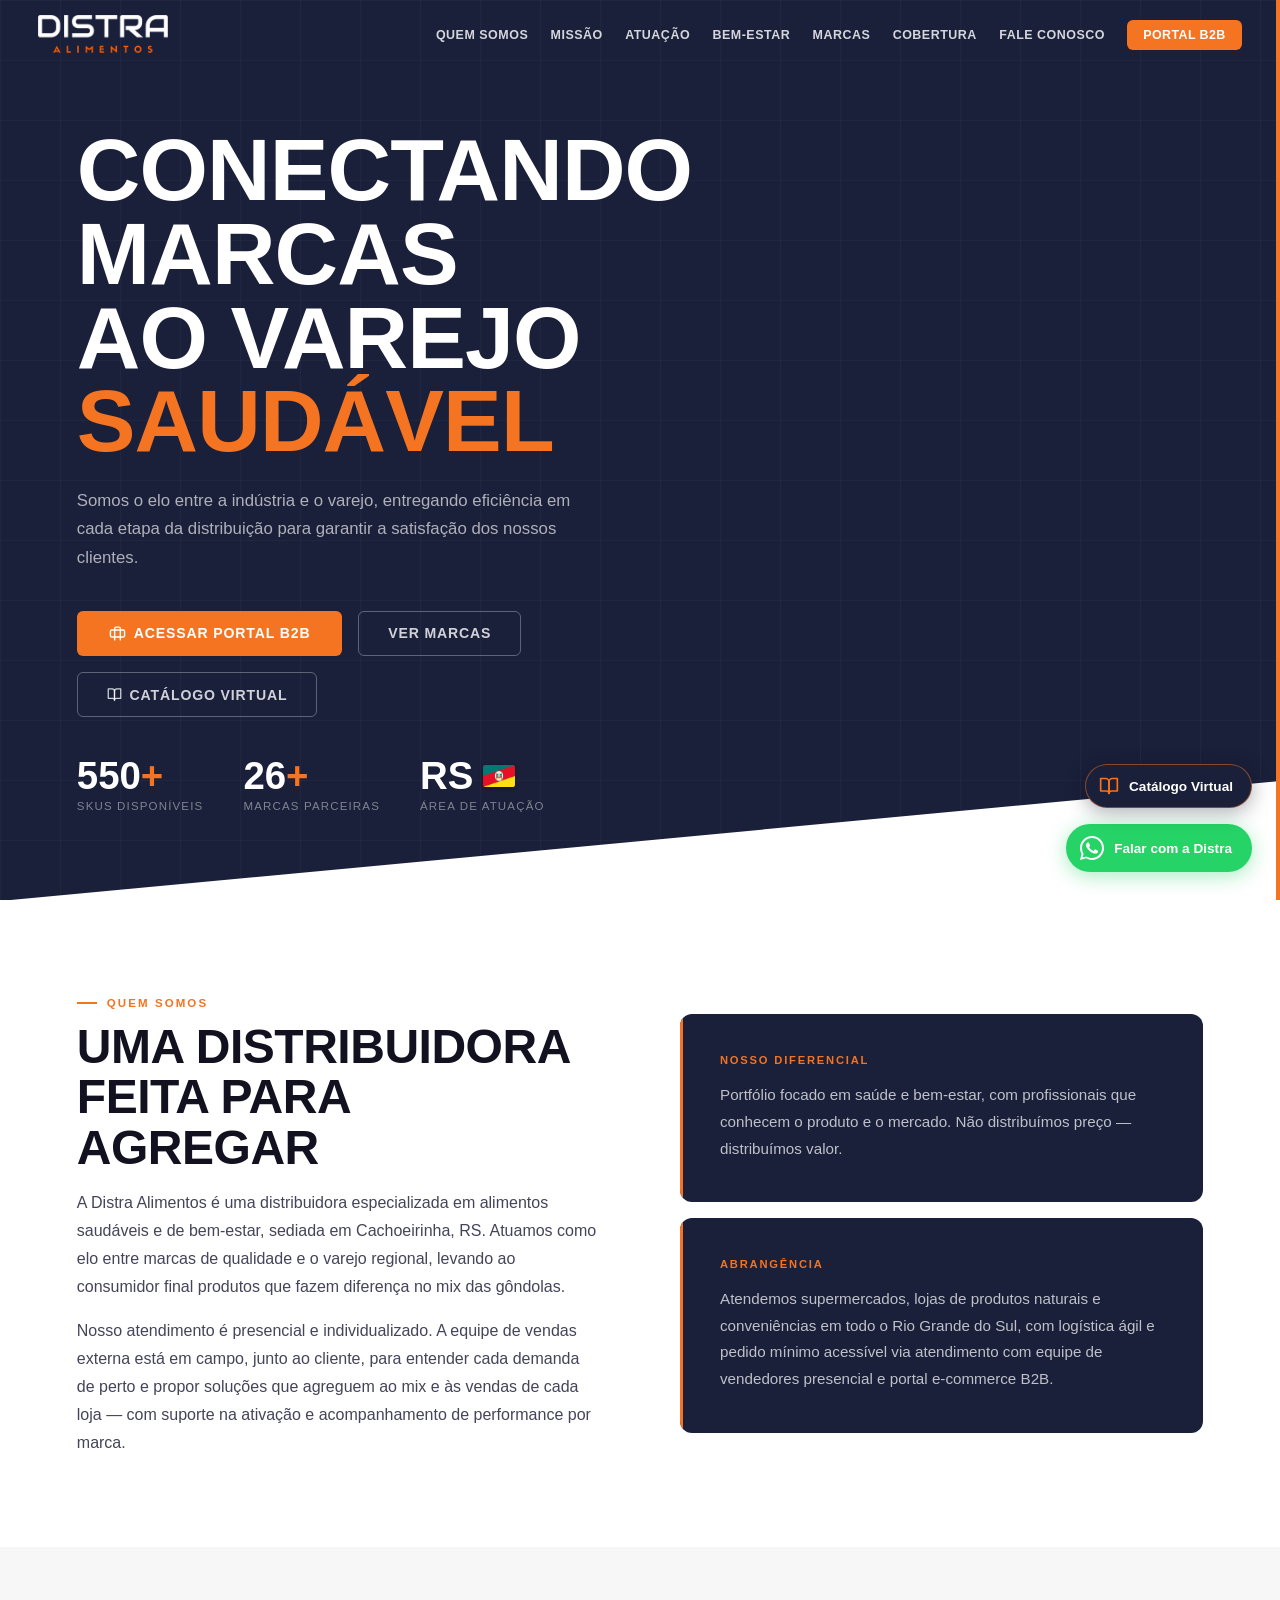
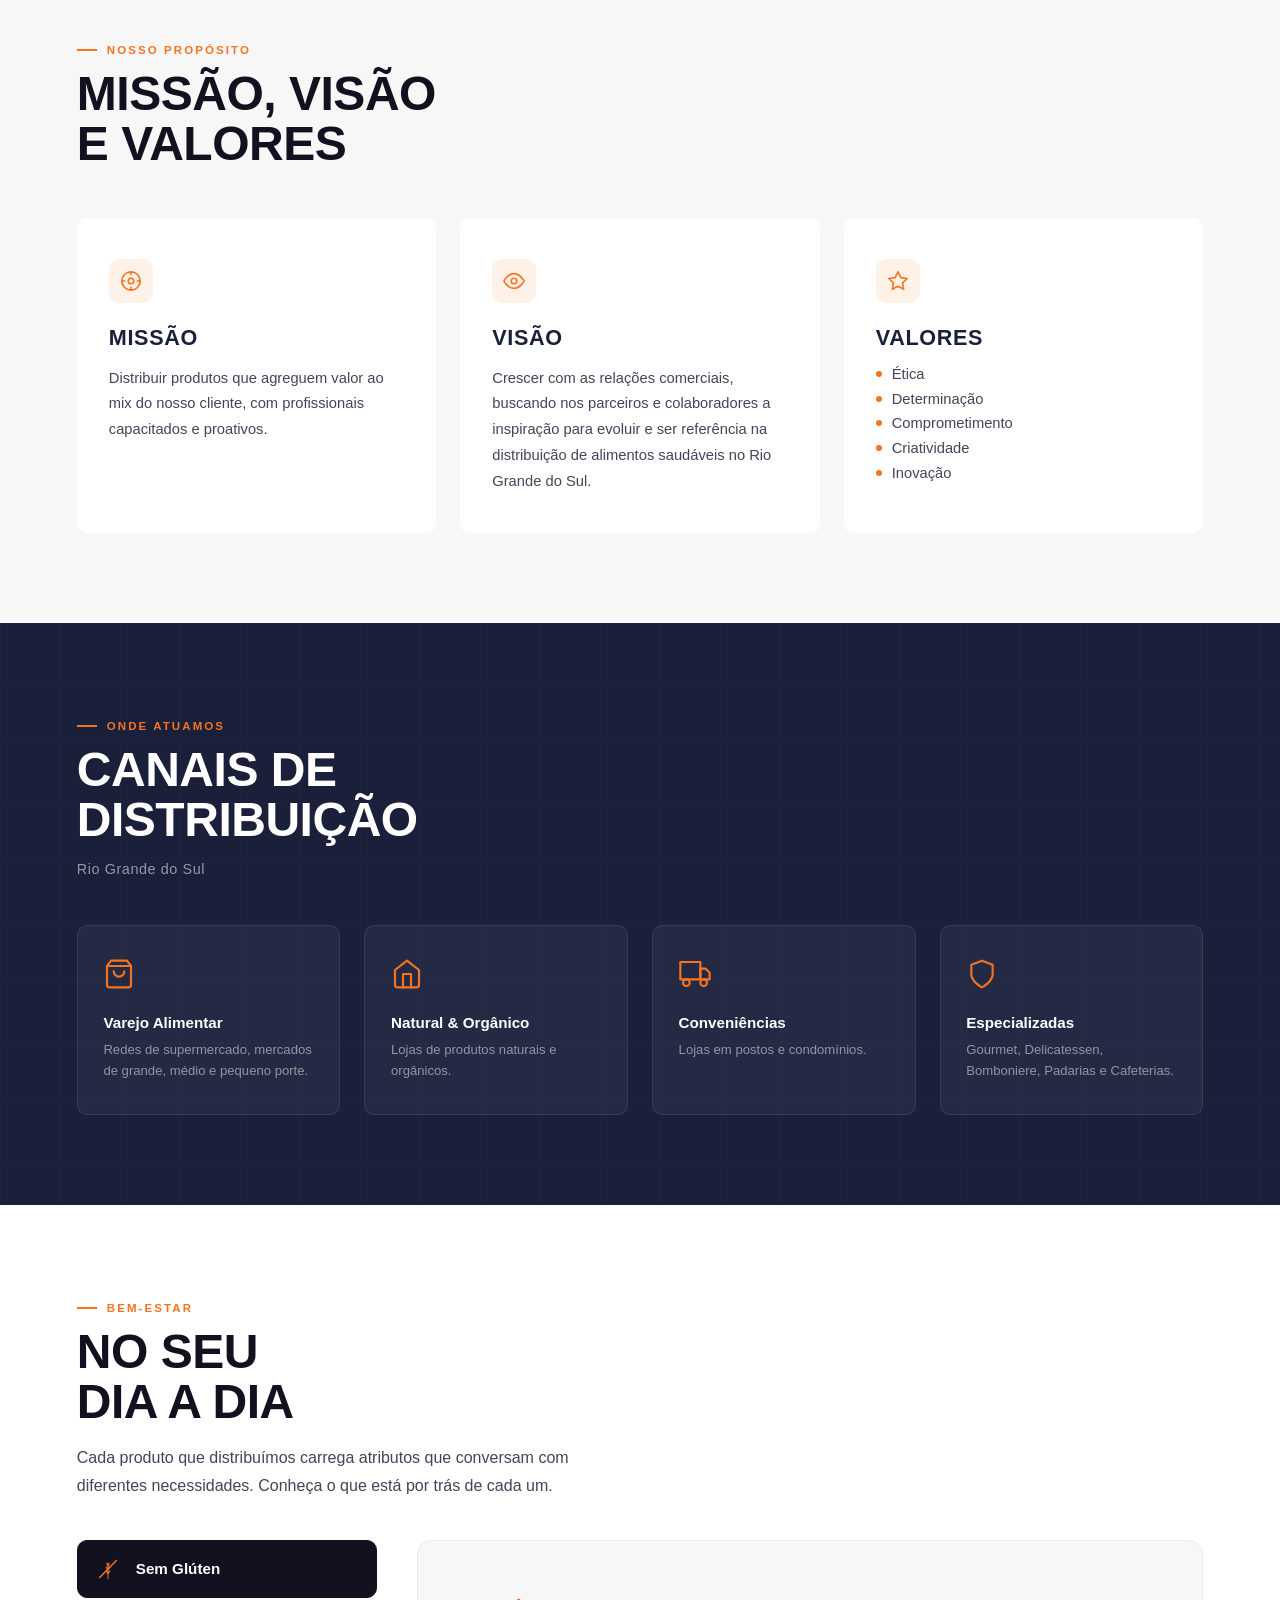
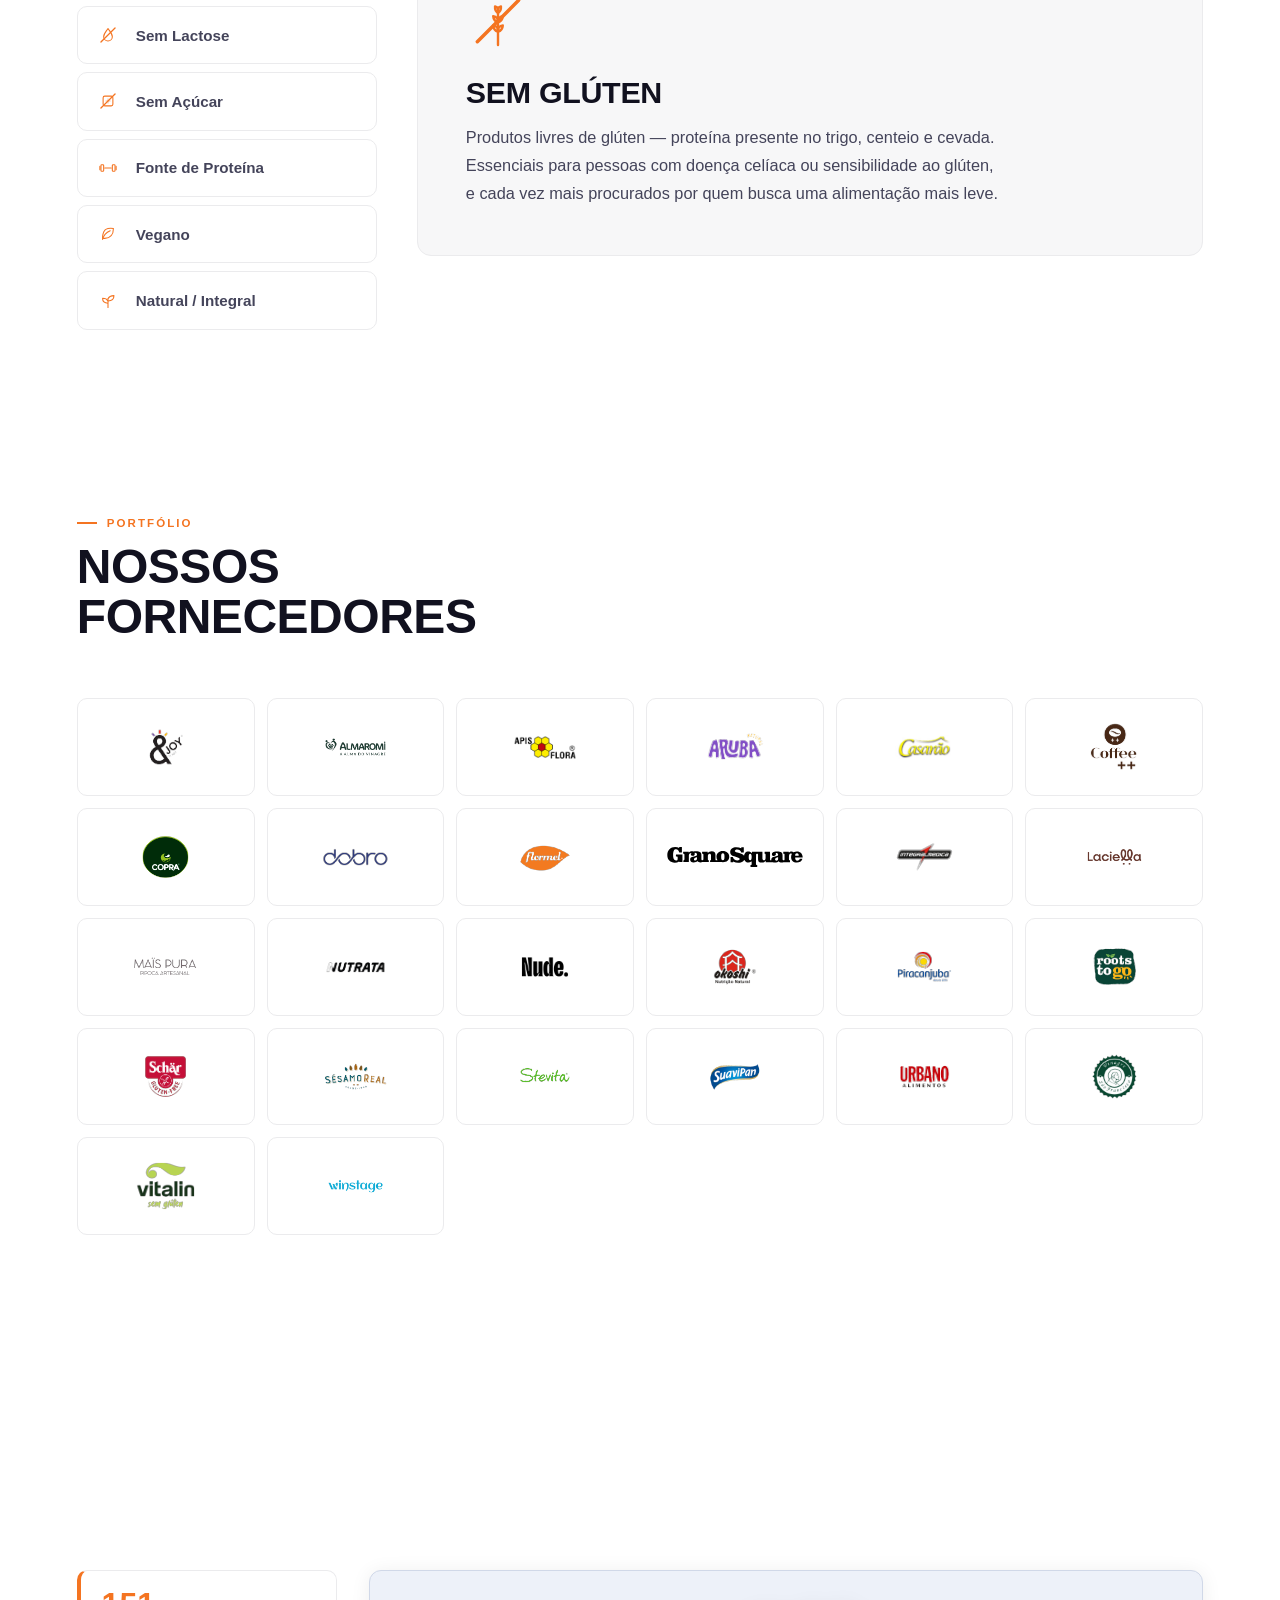
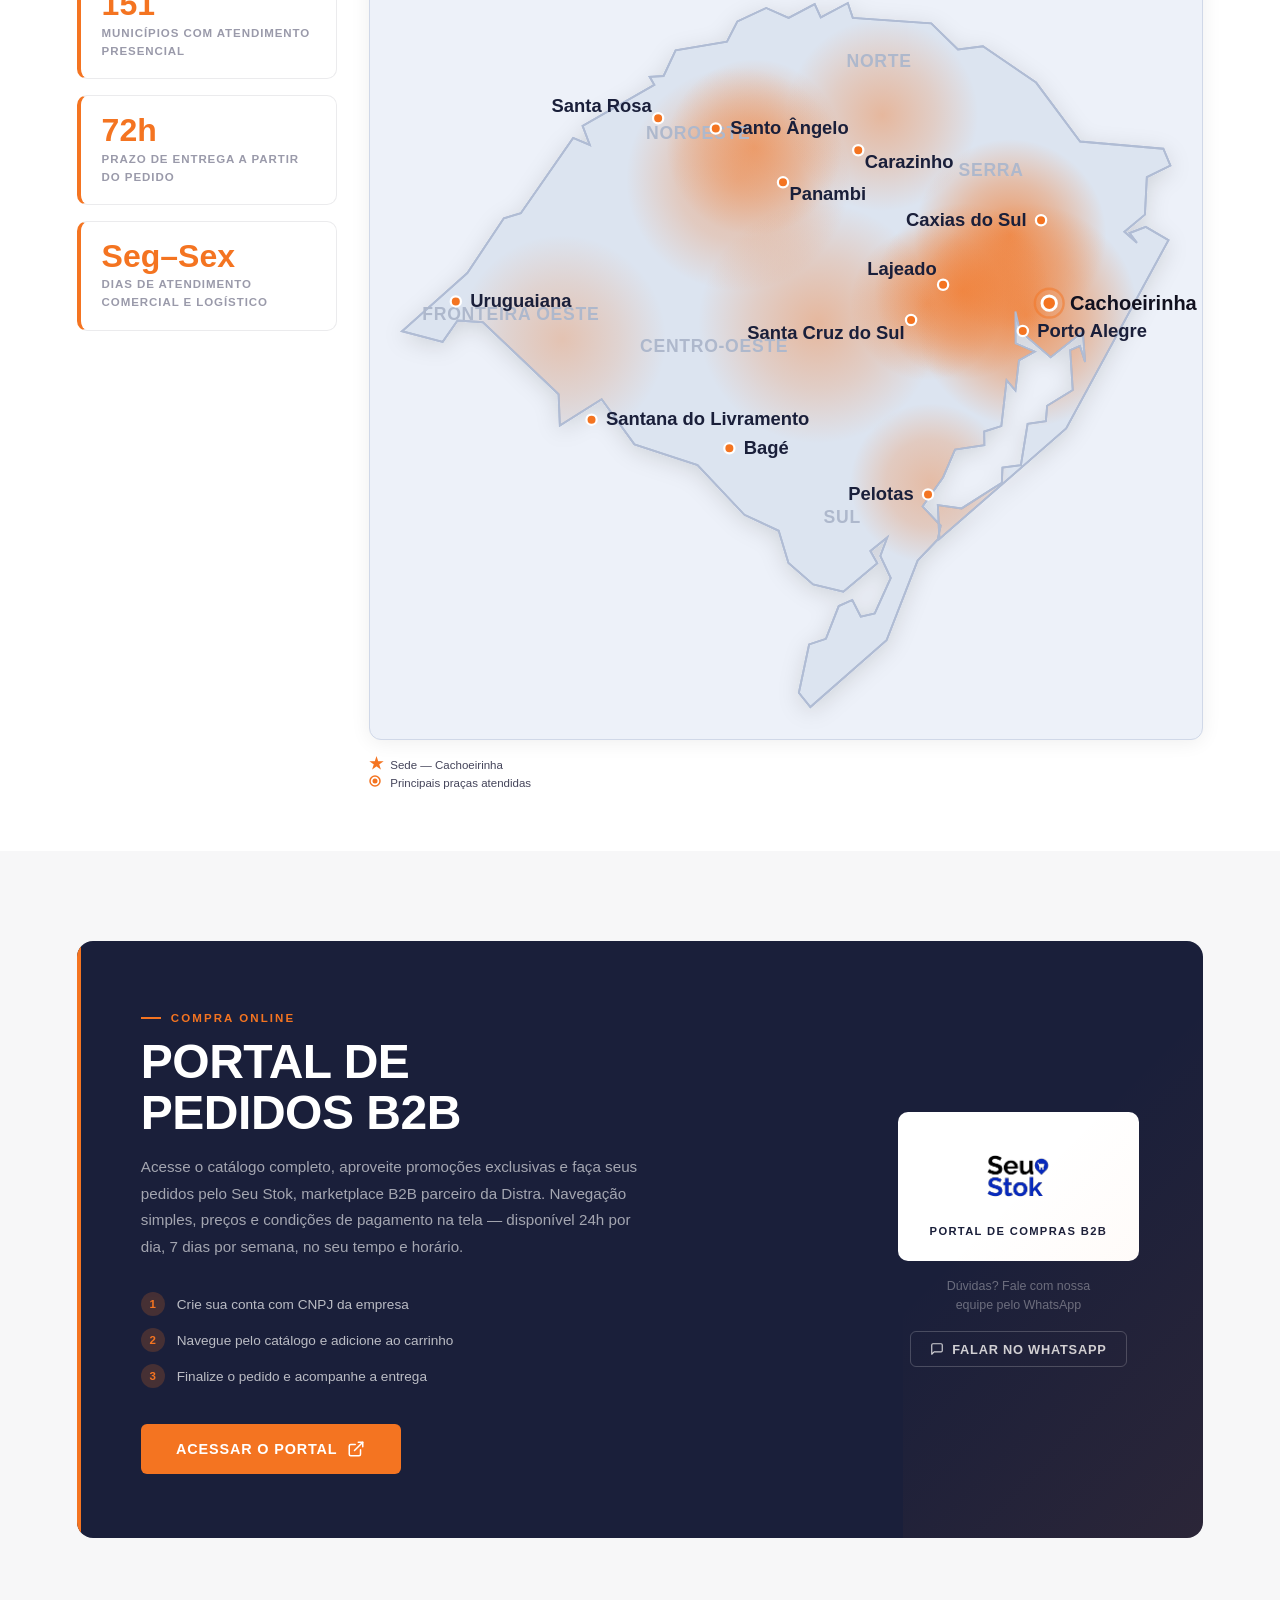
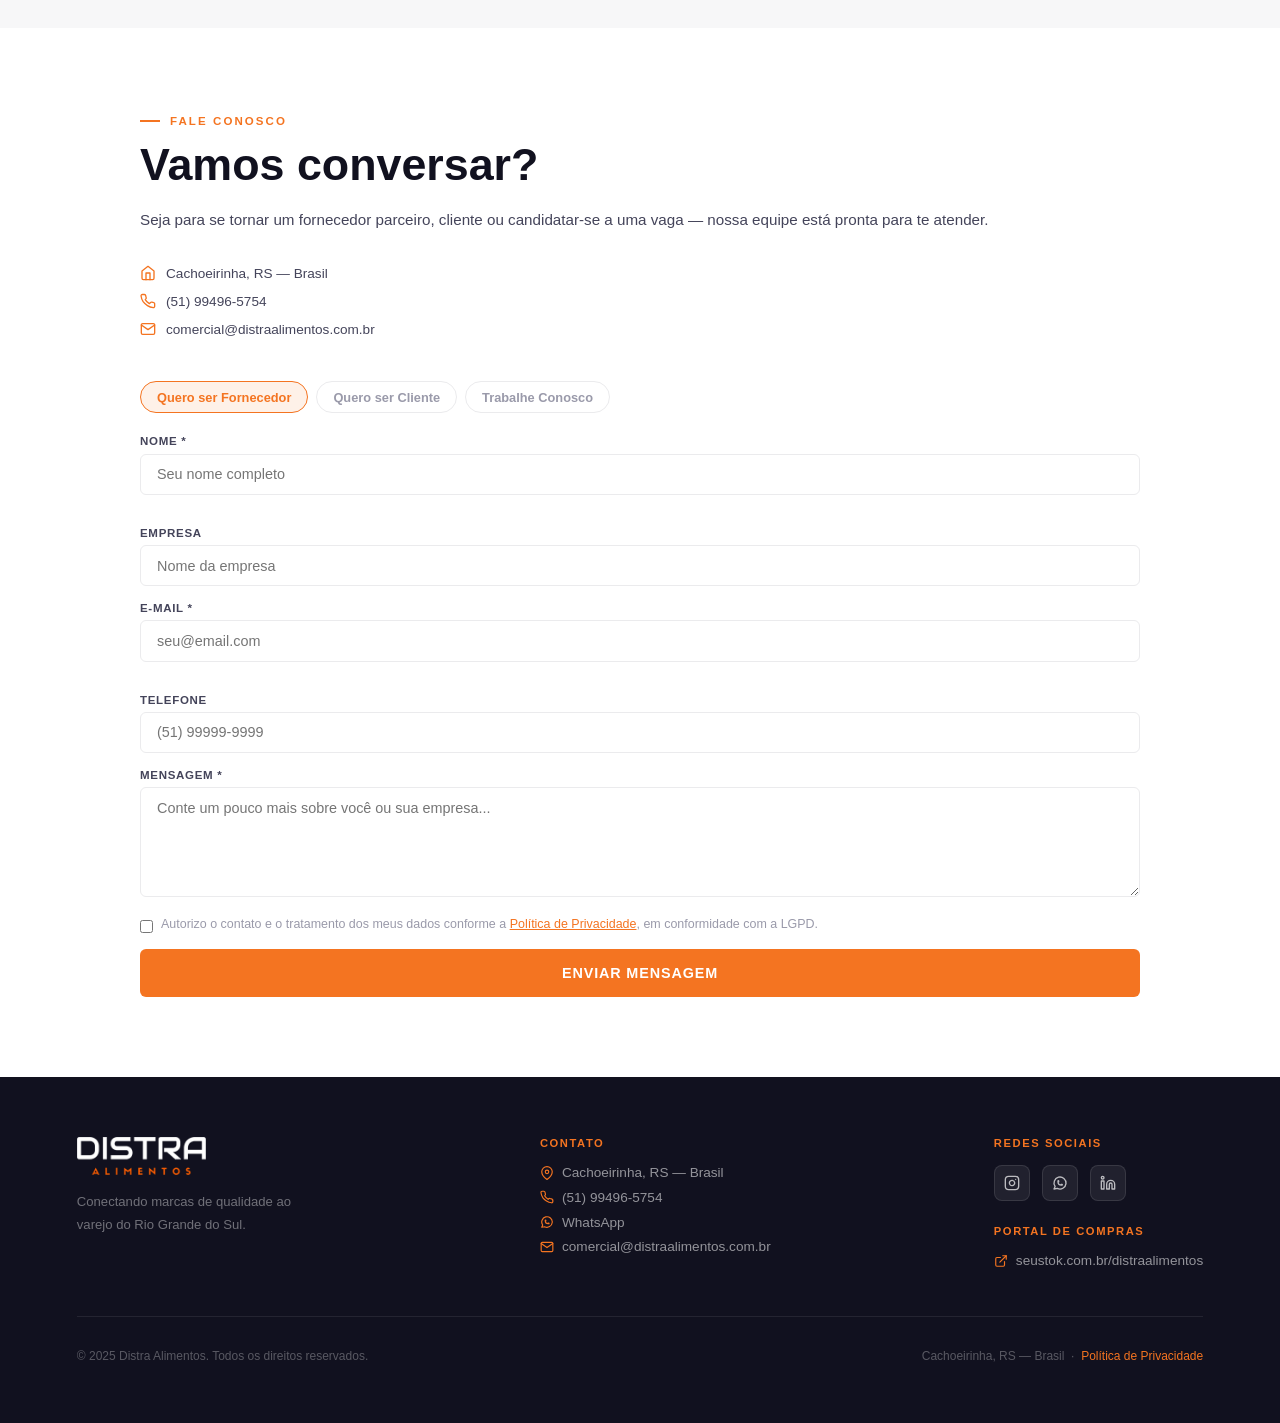
<file: index.html>
﻿<!DOCTYPE html>
<html lang="pt-BR">
<head>
  <meta charset="UTF-8" />
  <meta name="viewport" content="width=device-width, initial-scale=1.0" />
  <title>Distra Alimentos — Distribuição de Alimentos Saudáveis</title>
  <meta name="description" content="Conectamos marcas de qualidade ao varejo do Rio Grande do Sul. Distribuição de alimentos saudáveis para supermercados, lojas naturais e conveniências." />
  <meta http-equiv="Content-Security-Policy" content="default-src 'self'; script-src 'self' 'unsafe-inline'; style-src 'self' 'unsafe-inline' https://fonts.googleapis.com; font-src https://fonts.gstatic.com; img-src 'self' data: https:; connect-src 'self' https://formsubmit.co; frame-ancestors 'none';" />

  <!-- Open Graph / WhatsApp / redes sociais -->
  <meta property="og:type" content="website" />
  <meta property="og:url" content="https://www.distraalimentos.com.br/" />
  <meta property="og:title" content="Distra Alimentos — Distribuição de Alimentos Saudáveis" />
  <meta property="og:description" content="Conectamos marcas de qualidade ao varejo do Rio Grande do Sul. Distribuição de alimentos saudáveis para supermercados, lojas naturais e conveniências." />
  <meta property="og:locale" content="pt_BR" />

  <!-- Twitter/X -->
  <meta name="twitter:card" content="summary" />
  <meta name="twitter:title" content="Distra Alimentos — Distribuição de Alimentos Saudáveis" />
  <meta name="twitter:description" content="Conectamos marcas de qualidade ao varejo do Rio Grande do Sul. Distribuição de alimentos saudáveis para supermercados, lojas naturais e conveniências." />
  <link rel="preconnect" href="https://fonts.googleapis.com" />
  <link rel="preconnect" href="https://fonts.gstatic.com" crossorigin />
  <link href="https://fonts.googleapis.com/css2?family=Inter:wght@300;400;500;600;700&family=Barlow+Condensed:wght@500;700&display=swap" rel="stylesheet" />

  <script type="application/ld+json">
  {
    "@context": "https://schema.org",
    "@type": "LocalBusiness",
    "name": "Distra Alimentos",
    "description": "Distribuidora de alimentos saudáveis no Rio Grande do Sul.",
    "url": "https://www.distraalimentos.com.br",
    "telephone": "+55-51-99496-5754",
    "email": "comercial@distraalimentos.com.br",
    "address": {
      "@type": "PostalAddress",
      "addressLocality": "Cachoeirinha",
      "addressRegion": "RS",
      "addressCountry": "BR"
    },
    "areaServed": {
      "@type": "State",
      "name": "Rio Grande do Sul"
    },
    "sameAs": [
      "https://www.instagram.com/distraalimentos",
      "https://www.linkedin.com/company/distra-alimentos/"
    ]
  }
  </script>

  <style>
    /* ── TOKENS ─────────────────────────────────────────── */
    :root {
      --navy:    #11111f;
      --navy2:   #1a1f3a;
      --orange:  #f47421;
      --orange2: #e5651a;
      --white:   #ffffff;
      --gray50:  #f7f7f8;
      --gray100: #ebebed;
      --gray400: #9a9aaa;
      --gray700: #44445a;

      --font-display: 'Barlow Condensed', sans-serif;
      --font-body:    'Inter', sans-serif;

      --radius: 6px;
      --transition: 0.22s ease;
    }

    /* ── RESET ──────────────────────────────────────────── */
    *, *::before, *::after { box-sizing: border-box; margin: 0; padding: 0; }
    html { scroll-behavior: smooth; }
    body { overflow-x: hidden; font-family: var(--font-body); color: var(--navy); background: var(--white); -webkit-font-smoothing: antialiased; }
    img { max-width: 100%; display: block; }
    a { text-decoration: none; color: inherit; }

    /* ── NAV ────────────────────────────────────────────── */
    #nav {
      position: fixed; top: 0; left: 0; right: 0; z-index: 100;
      display: flex; align-items: center; justify-content: space-between;
      gap: 1.5rem;
      padding: 0 3vw;
      height: 68px;
      background: transparent;
      transition: background var(--transition), box-shadow var(--transition);
    }
    #nav.scrolled {
      background: var(--navy2);
      box-shadow: 0 2px 24px rgba(0,0,0,0.35);
    }
    #nav .logo { flex-shrink: 0; }
    #nav .logo img { height: 38px; width: auto; display: block; }
    #nav ul {
      display: flex; align-items: center; gap: 1.4rem; list-style: none;
    }
    #nav ul li { white-space: nowrap; }
    #nav ul a {
      font-size: 0.78rem; font-weight: 600; letter-spacing: 0.04em;
      text-transform: uppercase; color: rgba(255,255,255,0.82);
      white-space: nowrap;
      transition: color var(--transition);
    }
    #nav ul a:hover { color: var(--orange); }
    #nav .nav-cta {
      background: var(--orange); color: var(--white) !important;
      padding: 0.5rem 1rem; border-radius: var(--radius);
      font-size: 0.78rem; font-weight: 700; letter-spacing: 0.03em;
      text-transform: uppercase; white-space: nowrap;
      transition: background var(--transition), transform var(--transition);
    }
    #nav .nav-cta:hover { background: var(--orange2); transform: translateY(-1px); }

    /* hamburger */
    .hamburger { display: none; flex-direction: column; gap: 5px; cursor: pointer; padding: 4px; }
    .hamburger span { display: block; width: 24px; height: 2px; background: var(--white); border-radius: 2px; transition: var(--transition); }

    /* ── HERO ───────────────────────────────────────────── */
    #hero {
      min-height: 100vh;
      background: var(--navy2);
      display: flex; align-items: center;
      position: relative; overflow: hidden;
      padding: 100px 6vw 60px;
    }
    /* diagonal accent */
    #hero::before {
      content: '';
      position: absolute; bottom: -1px; left: 0; right: 0; height: 120px;
      background: var(--white);
      clip-path: polygon(0 100%, 100% 0, 100% 100%);
    }
    /* orange stripe */
    #hero::after {
      content: '';
      position: absolute; top: 0; right: 0;
      width: 4px; height: 100%;
      background: var(--orange);
    }
    /* background grid texture */
    .hero-grid {
      position: absolute; inset: 0;
      background-image:
        linear-gradient(rgba(255,255,255,0.03) 1px, transparent 1px),
        linear-gradient(90deg, rgba(255,255,255,0.03) 1px, transparent 1px);
      background-size: 60px 60px;
      pointer-events: none;
    }

    .hero-inner {
      position: relative; z-index: 2;
      max-width: 700px;
    }
    .hero-eyebrow {
      display: inline-flex; align-items: center; gap: 10px;
      font-size: 0.72rem; font-weight: 700; letter-spacing: 0.18em;
      text-transform: uppercase; color: var(--orange);
      margin-bottom: 1.6rem;
    }
    .hero-eyebrow::before {
      content: '';
      display: block; width: 28px; height: 2px; background: var(--orange);
    }
    .hero-inner h1 {
      font-family: var(--font-display);
      font-size: clamp(3rem, 7vw, 5.5rem);
      font-weight: 700; line-height: 0.95;
      color: var(--white);
      text-transform: uppercase;
      letter-spacing: -0.01em;
      margin-bottom: 1.5rem;
      caret-color: transparent;
      user-select: none;
    }
    .hero-inner h1 span { color: var(--orange); }
    .hero-inner p {
      font-size: 1.05rem; line-height: 1.7;
      color: rgba(255,255,255,0.65);
      max-width: 520px;
      margin-bottom: 2.4rem;
    }
    .hero-actions {
      display: flex; gap: 1rem; flex-wrap: wrap;
    }
    .btn-primary {
      display: inline-flex; align-items: center; gap: 8px;
      background: var(--orange); color: var(--white);
      padding: 0.85rem 2rem; border-radius: var(--radius);
      font-size: 0.88rem; font-weight: 700; letter-spacing: 0.06em;
      text-transform: uppercase;
      transition: background var(--transition), transform var(--transition), box-shadow var(--transition);
    }
    .btn-primary:hover { background: var(--orange2); transform: translateY(-2px); box-shadow: 0 8px 24px rgba(244,116,33,0.35); }
    .btn-outline {
      display: inline-flex; align-items: center; gap: 8px;
      border: 1.5px solid rgba(255,255,255,0.3); color: rgba(255,255,255,0.8);
      padding: 0.85rem 1.8rem; border-radius: var(--radius);
      font-size: 0.88rem; font-weight: 600; letter-spacing: 0.06em;
      text-transform: uppercase;
      transition: border-color var(--transition), color var(--transition);
    }
    .btn-outline:hover { border-color: var(--orange); color: var(--orange); }

    .hero-stats-inline {
      display: flex;
      gap: 2.5rem;
      margin-top: 2.5rem;
      flex-wrap: wrap;
    }
    .stat-item-inline { text-align: left; }
    .stat-number {
      font-family: var(--font-display);
      font-size: 2.4rem; font-weight: 700;
      color: var(--white); line-height: 1;
    }
    .stat-number span { color: var(--orange); }
    .stat-label {
      font-size: 0.72rem; font-weight: 500; letter-spacing: 0.1em;
      text-transform: uppercase; color: rgba(255,255,255,0.45);
      margin-top: 4px;
    }

    /* ── SECTION BASE ───────────────────────────────────── */
    section { padding: 90px 6vw; }
    .section-eyebrow {
      display: inline-flex; align-items: center; gap: 10px;
      font-size: 0.72rem; font-weight: 700; letter-spacing: 0.18em;
      text-transform: uppercase; color: var(--orange);
      margin-bottom: 0.8rem;
    }
    .section-eyebrow::before {
      content: '';
      display: block; width: 20px; height: 2px; background: var(--orange);
    }
    .section-title {
      font-family: var(--font-display);
      font-size: clamp(2rem, 4vw, 3rem);
      font-weight: 700; line-height: 1.05;
      text-transform: uppercase; letter-spacing: -0.01em;
      margin-bottom: 1rem;
    }
    .section-lead {
      font-size: 1rem; line-height: 1.75;
      color: var(--gray700); max-width: 620px;
      margin-bottom: 3rem;
    }

    /* ── QUEM SOMOS ─────────────────────────────────────── */
    #quem-somos {
      background: var(--white);
    }
    .quem-grid {
      display: grid;
      grid-template-columns: 1fr 1fr;
      gap: 5rem;
      align-items: center;
    }
    .quem-text .section-lead { margin-bottom: 0; }
    .quem-visual {
      position: relative;
    }
    .quem-card {
      background: var(--navy2);
      border-radius: 12px;
      padding: 2.5rem;
      position: relative;
      overflow: hidden;
    }
    .quem-card::before {
      content: '';
      position: absolute; top: 0; left: 0;
      width: 3px; height: 100%;
      background: var(--orange);
    }
    .quem-card-label {
      font-size: 0.7rem; font-weight: 700; letter-spacing: 0.16em;
      text-transform: uppercase; color: var(--orange);
      margin-bottom: 1rem;
    }
    .quem-card p {
      font-size: 0.95rem; line-height: 1.75;
      color: rgba(255,255,255,0.72);
    }
    .quem-cards-stack { display: flex; flex-direction: column; gap: 1rem; }

    /* ── MVV ────────────────────────────────────────────── */
    #mvv {
      background: var(--gray50);
    }
    .mvv-grid {
      display: grid;
      grid-template-columns: repeat(3, 1fr);
      gap: 1.5rem;
      margin-top: 3rem;
    }
    .mvv-card {
      background: var(--white);
      border-radius: 10px;
      padding: 2.4rem 2rem;
      border-top: 3px solid transparent;
      transition: border-color var(--transition), transform var(--transition), box-shadow var(--transition);
    }
    .mvv-card:hover {
      border-top-color: var(--orange);
      transform: translateY(-4px);
      box-shadow: 0 12px 40px rgba(0,0,0,0.08);
    }
    .mvv-icon {
      width: 44px; height: 44px;
      background: rgba(244,116,33,0.1);
      border-radius: 10px;
      display: flex; align-items: center; justify-content: center;
      margin-bottom: 1.4rem;
    }
    .mvv-icon svg { width: 22px; height: 22px; stroke: var(--orange); fill: none; stroke-width: 1.8; stroke-linecap: round; stroke-linejoin: round; }
    .mvv-card h3 {
      font-family: var(--font-display);
      font-size: 1.35rem; font-weight: 700;
      text-transform: uppercase; letter-spacing: 0.03em;
      color: var(--navy2); margin-bottom: 0.9rem;
    }
    .mvv-card p {
      font-size: 0.92rem; line-height: 1.75;
      color: var(--gray700);
    }
    .valores-list {
      list-style: none;
      display: flex; flex-direction: column; gap: 0.55rem;
    }
    .valores-list li {
      display: flex; align-items: center; gap: 10px;
      font-size: 0.92rem; color: var(--gray700);
    }
    .valores-list li::before {
      content: '';
      display: block; width: 6px; height: 6px;
      background: var(--orange); border-radius: 50%; flex-shrink: 0;
    }

    /* ── ATUAÇÃO ────────────────────────────────────────── */
    #atuacao {
      background: var(--navy2);
      position: relative; overflow: hidden;
    }
    #atuacao .section-title { color: var(--white); }
    #atuacao .section-lead { color: rgba(255,255,255,0.6); }
    #atuacao .section-eyebrow { color: var(--orange); }
    #atuacao::before {
      content: '';
      position: absolute; inset: 0;
      background-image:
        linear-gradient(rgba(255,255,255,0.02) 1px, transparent 1px),
        linear-gradient(90deg, rgba(255,255,255,0.02) 1px, transparent 1px);
      background-size: 60px 60px;
      pointer-events: none;
    }
    .atuacao-grid {
      position: relative; z-index: 1;
      display: grid;
      grid-template-columns: repeat(4, 1fr);
      gap: 1.5rem;
      margin-top: 3rem;
    }
    .atuacao-card {
      background: rgba(255,255,255,0.05);
      border: 1px solid rgba(255,255,255,0.08);
      border-radius: 10px;
      padding: 2rem 1.6rem;
      transition: background var(--transition), border-color var(--transition), transform var(--transition);
    }
    .atuacao-card:hover {
      background: rgba(244,116,33,0.12);
      border-color: rgba(244,116,33,0.4);
      transform: translateY(-3px);
    }
    .atuacao-card svg {
      width: 32px; height: 32px;
      stroke: var(--orange); fill: none;
      stroke-width: 1.6; stroke-linecap: round; stroke-linejoin: round;
      margin-bottom: 1.2rem;
    }
    .atuacao-card h3 {
      font-size: 0.95rem; font-weight: 700;
      color: var(--white); margin-bottom: 0.5rem;
    }
    .atuacao-card p {
      font-size: 0.82rem; line-height: 1.65;
      color: rgba(255,255,255,0.5);
    }


    /* ── MARCAS NOVO LAYOUT ─────────────────────────────── */
    .marca-card:hover
    @media (max-width: 900px) {
    }
    @media (max-width: 480px) {
    }


    /* ── PORTAL B2B ─────────────────────────────────────── */
    #portal {
      background: var(--gray50);
    }
    .portal-inner {
      background: var(--navy2);
      border-radius: 16px;
      padding: 4rem 5vw;
      display: grid;
      grid-template-columns: 1fr auto;
      gap: 3rem;
      align-items: center;
      position: relative; overflow: hidden;
    }
    .portal-inner::before {
      content: '';
      position: absolute; top: 0; right: 0;
      width: 300px; height: 100%;
      background: linear-gradient(135deg, transparent 40%, rgba(244,116,33,0.08) 100%);
      pointer-events: none;
    }
    .portal-inner::after {
      content: '';
      position: absolute; top: 0; left: 0;
      width: 4px; height: 100%;
      background: var(--orange);
    }
    .portal-text .section-eyebrow { color: var(--orange); }
    .portal-text .section-title { color: var(--white); margin-bottom: 1rem; }
    .portal-text p {
      font-size: 0.95rem; line-height: 1.75;
      color: rgba(255,255,255,0.6);
      max-width: 500px;
      margin-bottom: 2rem;
    }
    .portal-steps {
      display: flex; flex-direction: column; gap: 0.75rem;
      margin-bottom: 2.2rem;
    }
    .portal-step {
      display: flex; align-items: center; gap: 12px;
      font-size: 0.85rem; color: rgba(255,255,255,0.7);
    }
    .portal-step-num {
      width: 24px; height: 24px;
      background: rgba(244,116,33,0.2);
      color: var(--orange);
      font-size: 0.72rem; font-weight: 700;
      border-radius: 50%;
      display: flex; align-items: center; justify-content: center;
      flex-shrink: 0;
    }
    .portal-cta-block { display: flex; flex-direction: column; align-items: center; gap: 1rem; }
    .portal-logo-mark {
      background: #ffffff;
      border: none;
      border-radius: 10px;
      padding: 1.5rem 2rem;
      display: flex;
      flex-direction: column;
      align-items: center;
      text-align: center;
    }
    .portal-logo-mark img {
      height: 80px;
      width: auto;
      display: block;
      margin-bottom: 0.6rem;
    }
    .portal-logo-mark span {
      display: block; font-size: 0.7rem; font-weight: 700;
      letter-spacing: 0.12em; text-transform: uppercase;
      color: var(--navy2); margin-top: 0;
    }

    .btn-portal {
      display: inline-flex; align-items: center; gap: 10px;
      background: var(--orange); color: var(--white);
      padding: 1rem 2.2rem; border-radius: var(--radius);
      font-size: 0.9rem; font-weight: 700; letter-spacing: 0.06em;
      text-transform: uppercase; white-space: nowrap;
      transition: background var(--transition), transform var(--transition), box-shadow var(--transition);
    }
    .btn-portal:hover { background: var(--orange2); transform: translateY(-2px); box-shadow: 0 10px 28px rgba(244,116,33,0.4); }
    .btn-portal svg { width: 18px; height: 18px; stroke: currentColor; fill: none; stroke-width: 2; stroke-linecap: round; stroke-linejoin: round; }

    /* ── CONTATO / FOOTER ───────────────────────────────── */
    #contato {
      background: var(--navy);
      padding: 60px 6vw;
    }
    .contato-inner {
      display: flex; justify-content: space-between;
      align-items: flex-start; flex-wrap: wrap;
      gap: 3rem;
      padding-bottom: 3rem;
      border-bottom: 1px solid rgba(255,255,255,0.08);
      margin-bottom: 2rem;
    }
    .contato-brand img { height: 38px; width: auto; display: block; margin-bottom: 1rem; }
    .contato-brand p {
      font-size: 0.82rem; color: rgba(255,255,255,0.4);
      line-height: 1.7; max-width: 240px;
    }
    .contato-info h4 {
      font-size: 0.7rem; font-weight: 700; letter-spacing: 0.14em;
      text-transform: uppercase; color: var(--orange);
      margin-bottom: 1rem;
    }
    .contato-info ul { list-style: none; display: flex; flex-direction: column; gap: 0.6rem; }
    .contato-info ul li {
      font-size: 0.85rem; color: rgba(255,255,255,0.55);
      display: flex; align-items: center; gap: 8px;
    }
    .contato-info ul li svg {
      width: 14px; height: 14px; stroke: var(--orange); fill: none;
      stroke-width: 2; stroke-linecap: round; stroke-linejoin: round;
      flex-shrink: 0;
    }
    .contato-info ul li a { color: inherit; transition: color var(--transition); }
    .contato-info ul li a:hover { color: var(--orange); }
    .social-links { display: flex; gap: 0.75rem; margin-top: 1rem; }
    .social-link {
      width: 36px; height: 36px;
      background: rgba(255,255,255,0.07);
      border: 1px solid rgba(255,255,255,0.1);
      border-radius: 8px;
      display: flex; align-items: center; justify-content: center;
      transition: background var(--transition), border-color var(--transition);
    }
    .social-link:hover { background: var(--orange); border-color: var(--orange); }
    .social-link svg { width: 16px; height: 16px; stroke: rgba(255,255,255,0.7); fill: none; stroke-width: 2; stroke-linecap: round; stroke-linejoin: round; }
    .social-link:hover svg { stroke: var(--white); }
    .footer-bottom {
      display: flex; justify-content: space-between; align-items: center;
      flex-wrap: wrap; gap: 1rem;
    }
    .footer-bottom p {
      font-size: 0.75rem; color: rgba(255,255,255,0.3);
    }
    .footer-bottom a { color: var(--orange); }

    /* ── MOBILE NAV ─────────────────────────────────────── */
    .mobile-menu {
      display: none; position: fixed; inset: 0; z-index: 99;
      background: var(--navy2);
      flex-direction: column; align-items: center; justify-content: center;
      gap: 2rem;
    }
    .mobile-menu.open { display: flex; }
    .mobile-menu a {
      font-size: 1.3rem; font-weight: 700; letter-spacing: 0.06em;
      text-transform: uppercase; color: rgba(255,255,255,0.8);
    }
    .mobile-menu a:hover { color: var(--orange); }
    .mobile-close {
      position: absolute; top: 1.5rem; right: 6vw;
      background: none; border: none; cursor: pointer;
      color: var(--white); font-size: 1.6rem;
    }

    /* ── RESPONSIVO ─────────────────────────────────────── */
    @media (max-width: 1024px) {
      .atuacao-grid { grid-template-columns: repeat(2, 1fr); }
    }
    @media (max-width: 1024px) {
      #nav ul { display: none; }
      .hamburger { display: flex; }
    }
    @media (max-width: 768px) {
      .quem-grid { grid-template-columns: 1fr; gap: 2.5rem; }
      .mvv-grid { grid-template-columns: 1fr; }
      .atuacao-grid { grid-template-columns: repeat(2, 1fr); }
      .portal-inner { grid-template-columns: 1fr; }
      .portal-cta-block { align-items: flex-start; }
    }
    @media (max-width: 480px) {
      section { padding: 70px 5vw; }
      .atuacao-grid { grid-template-columns: 1fr; }
      .contato-inner { flex-direction: column; }
    }

    /* ── SCROLL REVEAL ──────────────────────────────────── */
    .reveal {
      opacity: 0; transform: translateY(24px);
      transition: opacity 0.6s ease, transform 0.6s ease;
    }
    .reveal.visible { opacity: 1; transform: translateY(0); }
    .reveal-delay-1 { transition-delay: 0.1s; }
    .reveal-delay-2 { transition-delay: 0.2s; }
    .reveal-delay-3 { transition-delay: 0.3s; }
    .reveal-delay-4 { transition-delay: 0.4s; }

    @media (prefers-reduced-motion: reduce) {
      .reveal { opacity: 1; transform: none; transition: none; }
    }

    /* ── MARCAS GRID ────────────────────────────────────── */
    #marcas { background: var(--white); }
    .marcas-intro {
      display: flex; justify-content: space-between;
      align-items: flex-end; flex-wrap: wrap; gap: 1.5rem;
      margin-bottom: 2.5rem;
    }
    .marcas-grid {
      display: grid;
      grid-template-columns: repeat(6, 1fr);
      gap: 0.75rem;
    }
    .marca-card {
      background: var(--white);
      border: 1.5px solid var(--gray100);
      border-radius: 10px;
      padding: 0.55rem 0.5rem;
      display: flex;
      align-items: center; justify-content: center;
      text-decoration: none;
      aspect-ratio: 4 / 2.2;
      overflow: hidden;
      transition: border-color 0.2s ease, transform 0.2s ease, box-shadow 0.2s ease;
      cursor: pointer;
    }
    .marca-card:hover {
      border-color: var(--orange);
      transform: translateY(-3px);
      box-shadow: 0 6px 24px rgba(244,116,33,0.14);
    }
    .marca-logo-wrap {
      width: 100%; height: 100%;
      display: flex; align-items: center; justify-content: center;
    }
    .marca-logo-wrap img {
      max-width: 85%; max-height: 85%;
      width: auto; height: auto;
      object-fit: contain;
      transition: filter 0.2s ease;
    }
    .marca-card:hover .marca-logo-wrap img { filter: grayscale(0%) !important; }
    .marca-fallback {
      font-size: 0.78rem; font-weight: 700;
      letter-spacing: 0.04em; text-transform: uppercase;
      color: var(--navy2); text-align: center;
    }

    /* Scroll offset para nav fixo */
    section[id] { scroll-margin-top: 72px; }

    /* ── MOBILE FIXES ───────────────────────────────────── */
    *, *::before, *::after { box-sizing: border-box; }
    img, svg { max-width: 100%; }

    @media (max-width: 1100px) {
      .marcas-grid { grid-template-columns: repeat(5, 1fr); }
    }
    @media (max-width: 860px) {
      .marcas-grid { grid-template-columns: repeat(4, 1fr); gap: 0.6rem; }
    }
    @media (max-width: 768px) {
      #hero { padding: 90px 5vw 80px; }
      .hero-inner h1 { font-size: clamp(2.2rem, 10vw, 3.5rem); }
      .hero-inner p { font-size: 0.92rem; }
      section { padding: 70px 5vw; }
      .quem-grid { grid-template-columns: 1fr; gap: 2rem; }
      .mvv-grid { grid-template-columns: 1fr; gap: 1rem; }
      .atuacao-grid { grid-template-columns: repeat(2, 1fr); gap: 1rem; }
      .marcas-intro { flex-direction: column; align-items: flex-start; gap: 1rem; }
      .portal-inner { grid-template-columns: 1fr; gap: 2rem; padding: 2rem 5vw; }
      .portal-cta-block { align-items: flex-start; }
      .btn-portal { width: 100%; justify-content: center; }
      #cobertura { padding-top: 80px; }
      .contato-inner { flex-direction: column; gap: 2rem; }
      .footer-bottom { flex-direction: column; gap: 0.4rem; text-align: center; }
      #wa-float { bottom: 16px; right: 14px; padding: 13px; border-radius: 50%; }
      #wa-float span { display: none; }
      #catalogo-float { bottom: 74px; right: 14px; padding: 12px; border-radius: 50%; }
      #catalogo-float span { display: none; }
    }
    @media (max-width: 600px) {
      .marcas-grid { grid-template-columns: repeat(3, 1fr); gap: 0.6rem; }
    }
    @media (max-width: 480px) {
      .hero-actions { flex-direction: column; }
      .btn-primary, .btn-outline { width: 100%; justify-content: center; text-align: center; }
      .atuacao-grid { grid-template-columns: 1fr; }
      .marcas-grid { grid-template-columns: repeat(2, 1fr); gap: 0.5rem; }
      .section-title { font-size: clamp(1.8rem, 8vw, 2.4rem); }
      .hero-stats-inline { display: none; }
    }

    /* ── MAPA COBERTURA ─────────────────────────────────── */
    .regiao-label {
      font-family: 'Inter', sans-serif;
      font-size: 11px; font-weight: 600;
      fill: #aeb8cc; letter-spacing: 0.04em;
      text-transform: uppercase;
      pointer-events: none; user-select: none;
    }
    .cidade-label {
      font-family: 'Inter', sans-serif;
      font-size: 11.5px; font-weight: 600;
      fill: var(--navy2);
      pointer-events: none; user-select: none;
    }
    .sede-label {
      font-size: 12.5px; font-weight: 700;
      fill: var(--navy);
    }
    .mapa-svg { display: block; }

    /* ── BEM-ESTAR (abas) ───────────────────────────────── */
    #bem-estar { background: var(--white); }
    .bemestar-wrap {
      display: grid;
      grid-template-columns: 300px 1fr;
      gap: 2.5rem;
      align-items: start;
    }
    .bemestar-tabs {
      display: flex; flex-direction: column; gap: 0.5rem;
    }
    .bemestar-tab {
      display: flex; align-items: center; gap: 0.9rem;
      padding: 0.95rem 1.1rem;
      background: var(--white);
      border: 1.5px solid var(--gray100);
      border-radius: 10px;
      font-family: var(--font-body);
      font-size: 0.95rem; font-weight: 600;
      color: var(--gray700);
      cursor: pointer; text-align: left;
      transition: all var(--transition);
      width: 100%;
    }
    .bemestar-tab:hover {
      border-color: var(--orange);
      color: var(--navy);
    }
    .bemestar-tab.active {
      background: var(--navy);
      border-color: var(--navy);
      color: var(--white);
    }
    .bemestar-tab-ic {
      width: 26px; height: 26px; flex-shrink: 0;
      color: var(--orange);
      display: flex; align-items: center; justify-content: center;
    }
    .bemestar-tab-ic svg { width: 100%; height: 100%; }
    .bemestar-content {
      position: relative;
      background: var(--gray50);
      border: 1.5px solid var(--gray100);
      border-radius: 14px;
      padding: 3rem;
      min-height: 280px;
      display: flex; align-items: center;
    }
    .bemestar-panel {
      display: none;
      animation: fadeInPanel 0.4s ease;
    }
    .bemestar-panel.active { display: block; }
    @keyframes fadeInPanel {
      from { opacity: 0; transform: translateY(8px); }
      to { opacity: 1; transform: translateY(0); }
    }
    .bemestar-panel-ic {
      width: 64px; height: 64px;
      color: var(--orange);
      margin-bottom: 1.4rem;
    }
    .bemestar-panel-ic svg { width: 100%; height: 100%; }
    .bemestar-panel h3 {
      font-family: var(--font-display);
      font-size: 1.9rem; font-weight: 700;
      text-transform: uppercase; letter-spacing: -0.01em;
      color: var(--navy); margin-bottom: 0.9rem;
    }
    .bemestar-panel p {
      font-size: 1.02rem; line-height: 1.7;
      color: var(--gray700); max-width: 540px;
    }
    @media (max-width: 768px) {
      .bemestar-wrap { grid-template-columns: 1fr; gap: 1.2rem; }
      .bemestar-tabs {
        flex-direction: row; flex-wrap: wrap;
        gap: 0.5rem;
      }
      .bemestar-tab {
        width: auto; flex: 1 1 calc(50% - 0.25rem);
        padding: 0.7rem 0.8rem; font-size: 0.85rem;
        gap: 0.5rem;
      }
      .bemestar-tab span:last-child { font-size: 0.82rem; }
      .bemestar-content { padding: 2rem 1.5rem; min-height: 220px; }
      .bemestar-panel-ic { width: 52px; height: 52px; }
      .bemestar-panel h3 { font-size: 1.5rem; }
      .bemestar-panel p { font-size: 0.95rem; }
    }
  </style>
</head>
<body>

<!-- ── NAV ─────────────────────────────────────────────── -->
<nav id="nav">
  <a href="#" class="logo">
    <img src="[data-uri]" alt="Distra Alimentos" style="height:38px;width:auto;" />
  </a>
  <ul>
    <li><a href="#quem-somos">Quem Somos</a></li>
    <li><a href="#mvv">Missão</a></li>
    <li><a href="#atuacao">Atuação</a></li>
    <li><a href="#bem-estar">Bem-Estar</a></li>
    <li><a href="#marcas">Marcas</a></li>
    <li><a href="#cobertura">Cobertura</a></li>
    <li><a href="#fale-conosco">Fale Conosco</a></li>
    <li><a href="#portal" class="nav-cta">Portal B2B</a></li>
  </ul>
  <div class="hamburger" id="hamburger" aria-label="Menu" role="button" tabindex="0">
    <span></span><span></span><span></span>
  </div>
</nav>

<!-- mobile menu -->
<div class="mobile-menu" id="mobileMenu">
  <button class="mobile-close" id="mobileClose">✕</button>
  <a href="#quem-somos" onclick="closeMobile()">Quem Somos</a>
  <a href="#mvv" onclick="closeMobile()">Missão</a>
  <a href="#atuacao" onclick="closeMobile()">Atuação</a>
  <a href="#bem-estar" onclick="closeMobile()">Bem-Estar</a>
  <a href="#marcas" onclick="closeMobile()">Marcas</a>
  <a href="#cobertura" onclick="closeMobile()">Cobertura</a>
  <a href="#fale-conosco" onclick="closeMobile()">Fale Conosco</a>
  <a href="#portal" onclick="closeMobile()" style="color:var(--orange)">Portal B2B →</a>
</div>

<!-- ── HERO ─────────────────────────────────────────────── -->
<section id="hero">
  <div class="hero-grid"></div>
  <div class="hero-inner">
    
    <h1 class="reveal reveal-delay-1">
      Conectando<br />
      marcas<br />
      ao varejo <span>saudável</span>
    </h1>
    <p class="reveal reveal-delay-2">
      Somos o elo entre a indústria e o varejo, entregando eficiência em cada etapa da distribuição para garantir a satisfação dos nossos clientes.
    </p>
    <div class="hero-actions reveal reveal-delay-3">
      <a href="#portal" class="btn-primary">
        <svg viewBox="0 0 24 24" width="17" height="17" stroke="currentColor" fill="none" stroke-width="2" stroke-linecap="round" stroke-linejoin="round"><path d="M20 7H4a2 2 0 0 0-2 2v6a2 2 0 0 0 2 2h16a2 2 0 0 0 2-2V9a2 2 0 0 0-2-2z"/><path d="M16 21V5a2 2 0 0 0-2-2h-4a2 2 0 0 0-2 2v16"/></svg>
        Acessar Portal B2B
      </a>
      <a href="#marcas" class="btn-outline">Ver Marcas</a>
      <a href="https://distra.portfy.tech/catalogo/cf554175-750a-4bbb-ba8a-b85397d6179a" target="_blank" rel="noopener noreferrer" class="btn-outline">
        <svg viewBox="0 0 24 24" width="15" height="15" stroke="currentColor" fill="none" stroke-width="2" stroke-linecap="round" stroke-linejoin="round"><path d="M2 3h6a4 4 0 0 1 4 4v14a3 3 0 0 0-3-3H2z"/><path d="M22 3h-6a4 4 0 0 0-4 4v14a3 3 0 0 1 3-3h7z"/></svg>
        Catálogo Virtual
      </a>
    </div>
    <div class="hero-stats-inline reveal reveal-delay-3">
      <div class="stat-item-inline">
        <div class="stat-number">550<span>+</span></div>
        <div class="stat-label">SKUs disponíveis</div>
      </div>
      <div class="stat-item-inline">
        <div class="stat-number">26<span>+</span></div>
        <div class="stat-label">Marcas parceiras</div>
      </div>
      <div class="stat-item-inline">
        <div class="stat-number" style="display:flex;align-items:center;gap:10px;">
          RS
          <img src="[data-uri]" alt="Bandeira Rio Grande do Sul" style="height:22px;width:auto;border-radius:2px;box-shadow:0 1px 4px rgba(0,0,0,0.3);vertical-align:middle;" loading="lazy"/>
        </div>
        <div class="stat-label">Área de atuação</div>
      </div>
    </div>
  </div>
  
</section>

<!-- ── QUEM SOMOS ────────────────────────────────────────── -->
<section id="quem-somos">
  <div class="quem-grid">
    <div class="quem-text">
      <div class="section-eyebrow reveal">Quem Somos</div>
      <h2 class="section-title reveal reveal-delay-1">Uma distribuidora<br />feita para agregar</h2>
      <p class="section-lead reveal reveal-delay-2">
        A Distra Alimentos é uma distribuidora especializada em alimentos saudáveis e de bem-estar, sediada em Cachoeirinha, RS. Atuamos como elo entre marcas de qualidade e o varejo regional, levando ao consumidor final produtos que fazem diferença no mix das gôndolas.
      </p>
      <p class="section-lead reveal reveal-delay-3" style="margin-top: 1rem;">
        Nosso atendimento é presencial e individualizado. A equipe de vendas externa está em campo, junto ao cliente, para entender cada demanda de perto e propor soluções que agreguem ao mix e às vendas de cada loja — com suporte na ativação e acompanhamento de performance por marca.
      </p>
    </div>
    <div class="quem-visual">
      <div class="quem-cards-stack">
        <div class="quem-card reveal reveal-delay-1">
          <div class="quem-card-label">Nosso diferencial</div>
          <p>Portfólio focado em saúde e bem-estar, com profissionais que conhecem o produto e o mercado. Não distribuímos preço — distribuímos valor.</p>
        </div>
        <div class="quem-card reveal reveal-delay-2">
          <div class="quem-card-label">Abrangência</div>
          <p>Atendemos supermercados, lojas de produtos naturais e conveniências em todo o Rio Grande do Sul, com logística ágil e pedido mínimo acessível via atendimento com equipe de vendedores presencial e portal e-commerce B2B.</p>
        </div>
      </div>
    </div>
  </div>
</section>

<!-- ── MISSÃO VISÃO VALORES ──────────────────────────────── -->
<section id="mvv">
  <div class="section-eyebrow reveal">Nosso Propósito</div>
  <h2 class="section-title reveal reveal-delay-1">Missão, Visão<br />e Valores</h2>
  <div class="mvv-grid">
    <!-- Missão -->
    <div class="mvv-card reveal reveal-delay-1">
      <div class="mvv-icon">
        <svg viewBox="0 0 24 24"><circle cx="12" cy="12" r="10"/><circle cx="12" cy="12" r="3"/><line x1="12" y1="2" x2="12" y2="5"/><line x1="12" y1="19" x2="12" y2="22"/><line x1="2" y1="12" x2="5" y2="12"/><line x1="19" y1="12" x2="22" y2="12"/></svg>
      </div>
      <h3>Missão</h3>
      <p>Distribuir produtos que agreguem valor ao mix do nosso cliente, com profissionais capacitados e proativos.</p>
    </div>
    <!-- Visão -->
    <div class="mvv-card reveal reveal-delay-2">
      <div class="mvv-icon">
        <svg viewBox="0 0 24 24"><path d="M1 12s4-8 11-8 11 8 11 8-4 8-11 8-11-8-11-8z"/><circle cx="12" cy="12" r="3"/></svg>
      </div>
      <h3>Visão</h3>
      <p>Crescer com as relações comerciais, buscando nos parceiros e colaboradores a inspiração para evoluir e ser referência na distribuição de alimentos saudáveis no Rio Grande do Sul.</p>
    </div>
    <!-- Valores -->
    <div class="mvv-card reveal reveal-delay-3">
      <div class="mvv-icon">
        <svg viewBox="0 0 24 24"><path d="M12 2l3.09 6.26L22 9.27l-5 4.87 1.18 6.88L12 17.77l-6.18 3.25L7 14.14 2 9.27l6.91-1.01L12 2z"/></svg>
      </div>
      <h3>Valores</h3>
      <ul class="valores-list">
        <li>Ética</li>
        <li>Determinação</li>
        <li>Comprometimento</li>
        <li>Criatividade</li>
        <li>Inovação</li>
      </ul>
    </div>
  </div>
</section>

<!-- ── ÁREAS DE ATUAÇÃO ──────────────────────────────────── -->
<section id="atuacao">
  <div style="position:relative;z-index:1">
    <div class="section-eyebrow reveal">Onde Atuamos</div>
    <h2 class="section-title reveal reveal-delay-1">Canais de<br />distribuição</h2>
    <p style="font-size:.9rem;color:rgba(255,255,255,.55);margin-bottom:2rem;font-weight:500;letter-spacing:.04em;">Rio Grande do Sul</p>
    <div class="atuacao-grid">
      <div class="atuacao-card reveal reveal-delay-1">
        <svg viewBox="0 0 24 24"><path d="M6 2 3 6v14a2 2 0 0 0 2 2h14a2 2 0 0 0 2-2V6l-3-4z"/><line x1="3" y1="6" x2="21" y2="6"/><path d="M16 10a4 4 0 0 1-8 0"/></svg>
        <h3>Varejo Alimentar</h3>
        <p>Redes de supermercado, mercados de grande, médio e pequeno porte.</p>
      </div>
      <div class="atuacao-card reveal reveal-delay-2">
        <svg viewBox="0 0 24 24"><path d="M3 9l9-7 9 7v11a2 2 0 0 1-2 2H5a2 2 0 0 1-2-2z"/><polyline points="9 22 9 12 15 12 15 22"/></svg>
        <h3>Natural &amp; Orgânico</h3>
        <p>Lojas de produtos naturais e orgânicos.</p>
      </div>
      <div class="atuacao-card reveal reveal-delay-3">
        <svg viewBox="0 0 24 24"><rect x="1" y="3" width="15" height="13"/><polygon points="16 8 20 8 23 11 23 16 16 16 16 8"/><circle cx="5.5" cy="18.5" r="2.5"/><circle cx="18.5" cy="18.5" r="2.5"/></svg>
        <h3>Conveniências</h3>
        <p>Lojas em postos e condomínios.</p>
      </div>
      <div class="atuacao-card reveal reveal-delay-4">
        <svg viewBox="0 0 24 24"><path d="M12 22s8-4 8-10V5l-8-3-8 3v7c0 6 8 10 8 10z"/></svg>
        <h3>Especializadas</h3>
        <p>Gourmet, Delicatessen, Bomboniere, Padarias e Cafeterias.</p>
      </div>
    </div>
  </div>
</section>

    <!-- ── BEM-ESTAR ──────────────────────────────────────────────── -->
    <section id="bem-estar">
      <div class="section-eyebrow reveal">Bem-Estar</div>
      <h2 class="section-title reveal reveal-delay-1">No Seu<br />Dia a Dia</h2>
      <p class="section-lead reveal reveal-delay-2" style="max-width:560px;margin-bottom:2.5rem;">
        Cada produto que distribuímos carrega atributos que conversam com diferentes necessidades. Conheça o que está por trás de cada um.
      </p>
      <div class="bemestar-wrap reveal">
        <div class="bemestar-tabs">
          <button class="bemestar-tab active" data-tab="sem-gluten" onclick="selectBemestar('sem-gluten')">
            <span class="bemestar-tab-ic"><svg viewBox="0 0 48 48" fill="none" xmlns="http://www.w3.org/2000/svg" stroke="currentColor" stroke-width="1.8" stroke-linecap="round" stroke-linejoin="round">
  <path d="M24 42V18"/>
  <path d="M24 18c-1.6-1-2.4-2.8-2.2-5 2 .5 3.2 2.2 2.2 5z"/>
  <path d="M24 18c1.6-1 2.4-2.8 2.2-5-2 .5-3.2 2.2-2.2 5z"/>
  <path d="M24 25c-2-.6-3.4-2.2-3.6-4.6 2.4.2 4 1.8 3.6 4.6z"/>
  <path d="M24 25c2-.6 3.4-2.2 3.6-4.6-2.4.2-4 1.8-3.6 4.6z"/>
  <path d="M24 32c-2-.6-3.4-2.2-3.6-4.6 2.4.2 4 1.8 3.6 4.6z"/>
  <path d="M24 32c2-.6 3.4-2.2 3.6-4.6-2.4.2-4 1.8-3.6 4.6z"/>
  <path d="M8.5 39.5L39.5 8.5" stroke-width="2.6"/>
</svg></span>
            <span>Sem Glúten</span>
          </button>
          <button class="bemestar-tab" data-tab="sem-lactose" onclick="selectBemestar('sem-lactose')">
            <span class="bemestar-tab-ic"><svg viewBox="0 0 48 48" fill="none" xmlns="http://www.w3.org/2000/svg">
  <path d="M24 12c4 6 8 10 8 15a8 8 0 01-16 0c0-5 4-9 8-15z" stroke="currentColor" stroke-width="2" stroke-linejoin="round"/>
  <path d="M11 37L37 11" stroke="currentColor" stroke-width="2.4" stroke-linecap="round"/>
</svg></span>
            <span>Sem Lactose</span>
          </button>
          <button class="bemestar-tab" data-tab="sem-acucar" onclick="selectBemestar('sem-acucar')">
            <span class="bemestar-tab-ic"><svg viewBox="0 0 48 48" fill="none" xmlns="http://www.w3.org/2000/svg">
  <rect x="15" y="15" width="18" height="18" rx="3" stroke="currentColor" stroke-width="2"/>
  <path d="M20 24h8M24 20v8" stroke="currentColor" stroke-width="1.6" stroke-linecap="round" opacity="0.5"/>
  <path d="M11 37L37 11" stroke="currentColor" stroke-width="2.4" stroke-linecap="round"/>
</svg></span>
            <span>Sem Açúcar</span>
          </button>
          <button class="bemestar-tab" data-tab="proteina" onclick="selectBemestar('proteina')">
            <span class="bemestar-tab-ic"><svg viewBox="0 0 48 48" fill="none" xmlns="http://www.w3.org/2000/svg" stroke="currentColor" stroke-width="2" stroke-linecap="round" stroke-linejoin="round">
  <path d="M18 24h12"/>
  <rect x="11" y="18" width="5" height="12" rx="1.5"/>
  <rect x="32" y="18" width="5" height="12" rx="1.5"/>
  <path d="M9 21v6M39 21v6"/>
</svg></span>
            <span>Fonte de Proteína</span>
          </button>
          <button class="bemestar-tab" data-tab="vegano" onclick="selectBemestar('vegano')">
            <span class="bemestar-tab-ic"><svg viewBox="0 0 48 48" fill="none" xmlns="http://www.w3.org/2000/svg">
  <path d="M34 14c0 11-6 18-16 18-2 0-4 0-4 0s-1-16 10-18c5-1 10 0 10 0z" stroke="currentColor" stroke-width="2" stroke-linejoin="round"/>
  <path d="M14 34c2-8 7-13 14-16" stroke="currentColor" stroke-width="2" stroke-linecap="round"/>
</svg></span>
            <span>Vegano</span>
          </button>
          <button class="bemestar-tab" data-tab="natural" onclick="selectBemestar('natural')">
            <span class="bemestar-tab-ic"><svg viewBox="0 0 48 48" fill="none" xmlns="http://www.w3.org/2000/svg">
  <path d="M24 36V20" stroke="currentColor" stroke-width="2" stroke-linecap="round"/>
  <path d="M24 24c-2-4-6-5-10-5 0 5 3 9 10 9" stroke="currentColor" stroke-width="2" stroke-linejoin="round"/>
  <path d="M24 20c2-5 7-6 11-6 0 6-4 10-11 10" stroke="currentColor" stroke-width="2" stroke-linejoin="round"/>
</svg></span>
            <span>Natural / Integral</span>
          </button>
        </div>
        <div class="bemestar-content">
          <div class="bemestar-panel active" id="panel-sem-gluten">
            <div class="bemestar-panel-ic"><svg viewBox="0 0 48 48" fill="none" xmlns="http://www.w3.org/2000/svg" stroke="currentColor" stroke-width="1.8" stroke-linecap="round" stroke-linejoin="round">
  <path d="M24 42V18"/>
  <path d="M24 18c-1.6-1-2.4-2.8-2.2-5 2 .5 3.2 2.2 2.2 5z"/>
  <path d="M24 18c1.6-1 2.4-2.8 2.2-5-2 .5-3.2 2.2-2.2 5z"/>
  <path d="M24 25c-2-.6-3.4-2.2-3.6-4.6 2.4.2 4 1.8 3.6 4.6z"/>
  <path d="M24 25c2-.6 3.4-2.2 3.6-4.6-2.4.2-4 1.8-3.6 4.6z"/>
  <path d="M24 32c-2-.6-3.4-2.2-3.6-4.6 2.4.2 4 1.8 3.6 4.6z"/>
  <path d="M24 32c2-.6 3.4-2.2 3.6-4.6-2.4.2-4 1.8-3.6 4.6z"/>
  <path d="M8.5 39.5L39.5 8.5" stroke-width="2.6"/>
</svg></div>
            <h3>Sem Glúten</h3>
            <p>Produtos livres de glúten — proteína presente no trigo, centeio e cevada. Essenciais para pessoas com doença celíaca ou sensibilidade ao glúten, e cada vez mais procurados por quem busca uma alimentação mais leve.</p>
          </div>
          <div class="bemestar-panel" id="panel-sem-lactose">
            <div class="bemestar-panel-ic"><svg viewBox="0 0 48 48" fill="none" xmlns="http://www.w3.org/2000/svg">
  <path d="M24 12c4 6 8 10 8 15a8 8 0 01-16 0c0-5 4-9 8-15z" stroke="currentColor" stroke-width="2" stroke-linejoin="round"/>
  <path d="M11 37L37 11" stroke="currentColor" stroke-width="2.4" stroke-linecap="round"/>
</svg></div>
            <h3>Sem Lactose</h3>
            <p>Itens sem lactose, o açúcar naturalmente presente no leite. Atendem quem tem intolerância e garantem que o cliente com restrição encontre opção na gôndola, sem abrir mão de sabor.</p>
          </div>
          <div class="bemestar-panel" id="panel-sem-acucar">
            <div class="bemestar-panel-ic"><svg viewBox="0 0 48 48" fill="none" xmlns="http://www.w3.org/2000/svg">
  <rect x="15" y="15" width="18" height="18" rx="3" stroke="currentColor" stroke-width="2"/>
  <path d="M20 24h8M24 20v8" stroke="currentColor" stroke-width="1.6" stroke-linecap="round" opacity="0.5"/>
  <path d="M11 37L37 11" stroke="currentColor" stroke-width="2.4" stroke-linecap="round"/>
</svg></div>
            <h3>Sem Açúcar</h3>
            <p>Produtos sem adição de açúcar, adoçados de forma alternativa ou naturalmente. Uma escolha para quem controla o consumo de açúcar — de diabéticos a quem busca reduzir calorias.</p>
          </div>
          <div class="bemestar-panel" id="panel-proteina">
            <div class="bemestar-panel-ic"><svg viewBox="0 0 48 48" fill="none" xmlns="http://www.w3.org/2000/svg" stroke="currentColor" stroke-width="2" stroke-linecap="round" stroke-linejoin="round">
  <path d="M18 24h12"/>
  <rect x="11" y="18" width="5" height="12" rx="1.5"/>
  <rect x="32" y="18" width="5" height="12" rx="1.5"/>
  <path d="M9 21v6M39 21v6"/>
</svg></div>
            <h3>Fonte de Proteína</h3>
            <p>Alimentos com teor relevante de proteína, nutriente que contribui para saciedade e manutenção muscular. Categoria em alta, puxada pela busca por mais energia e bem-estar no dia a dia.</p>
          </div>
          <div class="bemestar-panel" id="panel-vegano">
            <div class="bemestar-panel-ic"><svg viewBox="0 0 48 48" fill="none" xmlns="http://www.w3.org/2000/svg">
  <path d="M34 14c0 11-6 18-16 18-2 0-4 0-4 0s-1-16 10-18c5-1 10 0 10 0z" stroke="currentColor" stroke-width="2" stroke-linejoin="round"/>
  <path d="M14 34c2-8 7-13 14-16" stroke="currentColor" stroke-width="2" stroke-linecap="round"/>
</svg></div>
            <h3>Vegano</h3>
            <p>Produtos 100% de origem vegetal, sem qualquer ingrediente animal. Acompanham o crescimento do público vegano e plant-based, um mercado que se expande ano a ano.</p>
          </div>
          <div class="bemestar-panel" id="panel-natural">
            <div class="bemestar-panel-ic"><svg viewBox="0 0 48 48" fill="none" xmlns="http://www.w3.org/2000/svg">
  <path d="M24 36V20" stroke="currentColor" stroke-width="2" stroke-linecap="round"/>
  <path d="M24 24c-2-4-6-5-10-5 0 5 3 9 10 9" stroke="currentColor" stroke-width="2" stroke-linejoin="round"/>
  <path d="M24 20c2-5 7-6 11-6 0 6-4 10-11 10" stroke="currentColor" stroke-width="2" stroke-linejoin="round"/>
</svg></div>
            <h3>Natural / Integral</h3>
            <p>Itens com ingredientes naturais e grãos integrais, menos processados. Preservam mais fibras e nutrientes — a base de quem quer comer melhor sem complicar.</p>
          </div>
        </div>
      </div>
    </section>



    
    
    
    
    
    
    
    <!-- ── MARCAS ─────────────────────────────────────────────────── -->
    <section id="marcas">
      <div class="marcas-intro">
        <div>
          <div class="section-eyebrow reveal">Portfólio</div>
          <h2 class="section-title reveal reveal-delay-1">Nossos<br />Fornecedores</h2>
        </div>
      </div>
      <div class="marcas-grid reveal">
        <a href="https://www.seustok.com.br/produto/busca?q=&joy" target="_blank" rel="noopener noreferrer" class="marca-card" title="Ver produtos &Joy no portal B2B">
          <div class="marca-logo-wrap">
            <img src="/logos/joy.svg" alt="&Joy" loading="lazy" />
          </div>
        </a>
        <a href="https://www.seustok.com.br/produto/busca?q=almaromi" target="_blank" rel="noopener noreferrer" class="marca-card" title="Ver produtos Almaromi no portal B2B">
          <div class="marca-logo-wrap">
            <img src="/logos/almaromi.svg" alt="Almaromi" loading="lazy" />
          </div>
        </a>
        <a href="https://www.seustok.com.br/produto/busca?q=apis+flora" target="_blank" rel="noopener noreferrer" class="marca-card" title="Ver produtos Apis Flora no portal B2B">
          <div class="marca-logo-wrap">
            <img src="/logos/apis-flora.svg" alt="Apis Flora" loading="lazy" />
          </div>
        </a>
        <a href="https://www.seustok.com.br/produto/busca?q=aruba" target="_blank" rel="noopener noreferrer" class="marca-card" title="Ver produtos Aruba no portal B2B">
          <div class="marca-logo-wrap">
            <img src="/logos/aruba.svg" alt="Aruba" loading="lazy" />
          </div>
        </a>
        <a href="https://www.seustok.com.br/produto/busca?q=casarao" target="_blank" rel="noopener noreferrer" class="marca-card" title="Ver produtos Casarão no portal B2B">
          <div class="marca-logo-wrap">
            <img src="/logos/casarao.svg" alt="Casarão" loading="lazy" />
          </div>
        </a>
        <a href="https://www.seustok.com.br/produto/busca?q=coffee+mais" target="_blank" rel="noopener noreferrer" class="marca-card" title="Ver produtos Coffee Mais no portal B2B">
          <div class="marca-logo-wrap">
            <img src="/logos/coffee-mais.svg" alt="Coffee Mais" loading="lazy" />
          </div>
        </a>
        <a href="https://www.seustok.com.br/produto/busca?q=copra" target="_blank" rel="noopener noreferrer" class="marca-card" title="Ver produtos Copra no portal B2B">
          <div class="marca-logo-wrap">
            <img src="/logos/copra.svg" alt="Copra" loading="lazy" />
          </div>
        </a>
        <a href="https://www.seustok.com.br/produto/busca?q=dobro" target="_blank" rel="noopener noreferrer" class="marca-card" title="Ver produtos Dobro no portal B2B">
          <div class="marca-logo-wrap">
            <img src="/logos/dobro.svg" alt="Dobro" loading="lazy" />
          </div>
        </a>
        <a href="https://www.seustok.com.br/produto/busca?q=flormel" target="_blank" rel="noopener noreferrer" class="marca-card" title="Ver produtos Flormel no portal B2B">
          <div class="marca-logo-wrap">
            <img src="/logos/flormel.svg" alt="Flormel" loading="lazy" />
          </div>
        </a>
        <a href="https://www.seustok.com.br/produto/busca?q=grano+square" target="_blank" rel="noopener noreferrer" class="marca-card" title="Ver produtos Grano Square no portal B2B">
          <div class="marca-logo-wrap">
            <img src="/logos/grano-square.svg" alt="Grano Square" loading="lazy" />
          </div>
        </a>
        <a href="https://www.seustok.com.br/produto/busca?q=integralmedica" target="_blank" rel="noopener noreferrer" class="marca-card" title="Ver produtos Integralmédica no portal B2B">
          <div class="marca-logo-wrap">
            <img src="/logos/integralmedica.svg" alt="Integralmédica" loading="lazy" />
          </div>
        </a>
        <a href="https://www.seustok.com.br/produto/busca?q=laciella" target="_blank" rel="noopener noreferrer" class="marca-card" title="Ver produtos Laciella no portal B2B">
          <div class="marca-logo-wrap">
            <img src="/logos/laciella.svg" alt="Laciella" loading="lazy" />
          </div>
        </a>
        <a href="https://www.seustok.com.br/produto/busca?q=mais+pura" target="_blank" rel="noopener noreferrer" class="marca-card" title="Ver produtos Mais Pura no portal B2B">
          <div class="marca-logo-wrap">
            <img src="/logos/mais-pura.svg" alt="Mais Pura" loading="lazy" />
          </div>
        </a>
        <a href="https://www.seustok.com.br/produto/busca?q=nutrata" target="_blank" rel="noopener noreferrer" class="marca-card" title="Ver produtos Nutrata no portal B2B">
          <div class="marca-logo-wrap">
            <img src="/logos/nutrata.svg" alt="Nutrata" loading="lazy" />
          </div>
        </a>
        <a href="https://www.seustok.com.br/produto/busca?q=nude" target="_blank" rel="noopener noreferrer" class="marca-card" title="Ver produtos Nude no portal B2B">
          <div class="marca-logo-wrap">
            <img src="/logos/nude.svg" alt="Nude" loading="lazy" />
          </div>
        </a>
        <a href="https://www.seustok.com.br/produto/busca?q=okoshi" target="_blank" rel="noopener noreferrer" class="marca-card" title="Ver produtos Okoshi no portal B2B">
          <div class="marca-logo-wrap">
            <img src="/logos/okoshi.svg" alt="Okoshi" loading="lazy" />
          </div>
        </a>
        <a href="https://www.seustok.com.br/produto/busca?q=piracanjuba" target="_blank" rel="noopener noreferrer" class="marca-card" title="Ver produtos Piracanjuba no portal B2B">
          <div class="marca-logo-wrap">
            <img src="/logos/piracanjuba.svg" alt="Piracanjuba" loading="lazy" />
          </div>
        </a>
        <a href="https://www.seustok.com.br/produto/busca?q=roots+to+go" target="_blank" rel="noopener noreferrer" class="marca-card" title="Ver produtos Roots to Go no portal B2B">
          <div class="marca-logo-wrap">
            <img src="/logos/roots-to-go.svg" alt="Roots to Go" loading="lazy" />
          </div>
        </a>
        <a href="https://www.seustok.com.br/produto/busca?q=schar" target="_blank" rel="noopener noreferrer" class="marca-card" title="Ver produtos Schär no portal B2B">
          <div class="marca-logo-wrap">
            <img src="/logos/schar.svg" alt="Schär" loading="lazy" />
          </div>
        </a>
        <a href="https://www.seustok.com.br/produto/busca?q=sesamo+real" target="_blank" rel="noopener noreferrer" class="marca-card" title="Ver produtos Sésamo Real no portal B2B">
          <div class="marca-logo-wrap">
            <img src="/logos/sesamo-real.svg" alt="Sésamo Real" loading="lazy" />
          </div>
        </a>
        <a href="https://www.seustok.com.br/produto/busca?q=stevita" target="_blank" rel="noopener noreferrer" class="marca-card" title="Ver produtos Stevita no portal B2B">
          <div class="marca-logo-wrap">
            <img src="/logos/stevita.svg" alt="Stevita" loading="lazy" />
          </div>
        </a>
        <a href="https://www.seustok.com.br/produto/busca?q=suavipan" target="_blank" rel="noopener noreferrer" class="marca-card" title="Ver produtos Suavipan no portal B2B">
          <div class="marca-logo-wrap">
            <img src="/logos/suavipan.svg" alt="Suavipan" loading="lazy" />
          </div>
        </a>
        <a href="https://www.seustok.com.br/produto/busca?q=urbano" target="_blank" rel="noopener noreferrer" class="marca-card" title="Ver produtos Urbano no portal B2B">
          <div class="marca-logo-wrap">
            <img src="/logos/urbano.svg" alt="Urbano" loading="lazy" />
          </div>
        </a>
        <a href="https://www.seustok.com.br/produto/busca?q=sao+francisco" target="_blank" rel="noopener noreferrer" class="marca-card" title="Ver produtos V. São Francisco no portal B2B">
          <div class="marca-logo-wrap">
            <img src="/logos/sao-francisco.svg" alt="V. São Francisco" loading="lazy" />
          </div>
        </a>
        <a href="https://www.seustok.com.br/produto/busca?q=vitalin" target="_blank" rel="noopener noreferrer" class="marca-card" title="Ver produtos Vitalin no portal B2B">
          <div class="marca-logo-wrap">
            <img src="/logos/vitalin.svg" alt="Vitalin" loading="lazy" />
          </div>
        </a>
        <a href="https://www.seustok.com.br/produto/busca?q=winstage" target="_blank" rel="noopener noreferrer" class="marca-card" title="Ver produtos Winstage no portal B2B">
          <div class="marca-logo-wrap">
            <img src="/logos/winstage.svg" alt="Winstage" loading="lazy" />
          </div>
        </a>
      </div>
    </section>










    
    
        <!-- ── ÁREA DE COBERTURA ─────────────────────────────────────── -->
    <section id="cobertura" style="padding-top:80px;padding-bottom:60px;">

      <div class="section-eyebrow reveal">Onde Chegamos</div>
      <h2 class="section-title reveal reveal-delay-1" style="margin-bottom:2rem;">Área de<br />Cobertura</h2>

      <!-- Grid: métricas (esq) + mapa (dir) -->
      <div class="cobertura-layout reveal">

        <!-- Coluna esquerda: cards de métricas -->
        <div class="cobertura-cards">
          <div class="cobertura-card">
            <div class="cobertura-card-number">151</div>
            <div class="cobertura-card-label">Municípios com atendimento presencial</div>
          </div>
          <div class="cobertura-card">
            <div class="cobertura-card-number">72h</div>
            <div class="cobertura-card-label">Prazo de entrega a partir do pedido</div>
          </div>
          <div class="cobertura-card">
            <div class="cobertura-card-number">Seg–Sex</div>
            <div class="cobertura-card-label">Dias de atendimento comercial e logístico</div>
          </div>
        </div>

        <!-- Coluna direita: mapa -->
        <div class="cobertura-mapa">
          <svg id="mapa-rs" viewBox="0 0 520 480" xmlns="http://www.w3.org/2000/svg"
             style="width:100%;height:auto;display:block;border-radius:12px;background:#edf1f9;border:1px solid #d0d8e8;box-shadow:0 2px 20px rgba(0,0,0,.07);" class="mapa-svg">
          <defs>
            <filter id="map-shadow">
              <feDropShadow dx="0" dy="3" stdDeviation="7" flood-color="rgba(17,17,31,.12)"/>
            </filter>
            <clipPath id="rs-clip">
              <path d="M 358.0 316.4 L 345.2 334.5 L 356.5 346.4 L 354.7 355.1 L 342.1 368.3 L 322.7 418.1 L 275.1 459.8 L 267.9 450.9 L 274.3 420.7 L 284.8 417.2 L 292.8 396.7 L 301.3 392.9 L 306.6 403.3 L 315.3 401.3 L 325.3 379.2 L 318.8 365.4 L 323.1 353.9 L 312.6 362.3 L 316.9 370.0 L 295.7 387.8 L 276.8 383.2 L 261.4 369.8 L 255.3 349.7 L 233.9 339.7 L 204.6 308.7 L 165.2 295.7 L 144.7 267.5 L 118.6 283.9 L 117.8 264.4 L 70.5 219.4 L 54.7 218.3 L 45.4 231.7 L 20.0 225.0 L 60.8 188.7 L 83.6 154.5 L 94.2 151.3 L 126.9 104.3 L 137.3 108.7 L 132.8 96.8 L 177.6 71.1 L 174.7 66.1 L 183.4 65.6 L 190.9 49.6 L 223.0 44.1 L 229.5 31.5 L 247.5 23.1 L 261.5 29.3 L 277.8 20.7 L 281.6 29.0 L 298.5 20.0 L 301.6 29.3 L 350.6 32.7 L 367.3 49.0 L 382.9 47.0 L 416.1 69.7 L 443.6 106.5 L 495.6 111.0 L 500.0 121.5 L 485.3 128.7 L 484.1 152.2 L 471.3 162.9 L 479.1 169.8 L 474.5 163.7 L 484.6 159.8 L 498.8 168.1 L 434.9 285.8 L 355.7 354.8 L 354.7 333.6 L 369.6 335.7 L 394.7 319.7 L 395.1 310.2 L 406.6 308.7 L 410.8 282.9 L 422.2 281.2 L 423.0 271.6 L 439.0 261.8 L 437.4 236.8 L 443.5 234.2 L 446.7 244.3 L 445.3 225.4 L 425.2 241.3 L 406.0 224.8 L 403.2 212.7 L 403.3 232.6 L 415.3 237.7 L 405.4 243.3 L 403.2 262.1 L 397.7 255.7 L 394.4 284.3 L 383.7 287.7 L 383.8 296.2 L 365.5 299.0 L 358.0 316.4 Z"/>
            </clipPath>
            <radialGradient id="blob0" cx="50%" cy="50%" r="50%">
              <stop offset="0%" stop-color="#f47421" stop-opacity="0.72"/>
              <stop offset="55%" stop-color="#f47421" stop-opacity="0.36"/>
              <stop offset="100%" stop-color="#f47421" stop-opacity="0"/>
            </radialGradient>
            <radialGradient id="blob1" cx="50%" cy="50%" r="50%">
              <stop offset="0%" stop-color="#f47421" stop-opacity="0.7"/>
              <stop offset="55%" stop-color="#f47421" stop-opacity="0.35"/>
              <stop offset="100%" stop-color="#f47421" stop-opacity="0"/>
            </radialGradient>
            <radialGradient id="blob2" cx="50%" cy="50%" r="50%">
              <stop offset="0%" stop-color="#f47421" stop-opacity="0.6"/>
              <stop offset="55%" stop-color="#f47421" stop-opacity="0.30"/>
              <stop offset="100%" stop-color="#f47421" stop-opacity="0"/>
            </radialGradient>
            <radialGradient id="blob3" cx="50%" cy="50%" r="50%">
              <stop offset="0%" stop-color="#f47421" stop-opacity="0.36"/>
              <stop offset="55%" stop-color="#f47421" stop-opacity="0.23"/>
              <stop offset="100%" stop-color="#f47421" stop-opacity="0"/>
            </radialGradient>
            <radialGradient id="blob4" cx="50%" cy="50%" r="50%">
              <stop offset="0%" stop-color="#f47421" stop-opacity="0.4"/>
              <stop offset="55%" stop-color="#f47421" stop-opacity="0.20"/>
              <stop offset="100%" stop-color="#f47421" stop-opacity="0"/>
            </radialGradient>
            <radialGradient id="blob5" cx="50%" cy="50%" r="50%">
              <stop offset="0%" stop-color="#f47421" stop-opacity="0.36"/>
              <stop offset="55%" stop-color="#f47421" stop-opacity="0.23"/>
              <stop offset="100%" stop-color="#f47421" stop-opacity="0"/>
            </radialGradient>
            <radialGradient id="blob6" cx="50%" cy="50%" r="50%">
              <stop offset="0%" stop-color="#f47421" stop-opacity="0.3"/>
              <stop offset="55%" stop-color="#f47421" stop-opacity="0.15"/>
              <stop offset="100%" stop-color="#f47421" stop-opacity="0"/>
            </radialGradient>
            <radialGradient id="blob7" cx="50%" cy="50%" r="50%">
              <stop offset="0%" stop-color="#f47421" stop-opacity="0.4"/>
              <stop offset="55%" stop-color="#f47421" stop-opacity="0.20"/>
              <stop offset="100%" stop-color="#f47421" stop-opacity="0"/>
            </radialGradient>
          
            <radialGradient id="blobCentral" cx="50%" cy="50%" r="50%">
              <stop offset="0%" stop-color="#f47421" stop-opacity="0.5"/>
              <stop offset="55%" stop-color="#f47421" stop-opacity="0.25"/>
              <stop offset="100%" stop-color="#f47421" stop-opacity="0"/>
            </radialGradient>
          </defs>
          <!-- Contorno do estado -->
          <path d="M 358.0 316.4 L 345.2 334.5 L 356.5 346.4 L 354.7 355.1 L 342.1 368.3 L 322.7 418.1 L 275.1 459.8 L 267.9 450.9 L 274.3 420.7 L 284.8 417.2 L 292.8 396.7 L 301.3 392.9 L 306.6 403.3 L 315.3 401.3 L 325.3 379.2 L 318.8 365.4 L 323.1 353.9 L 312.6 362.3 L 316.9 370.0 L 295.7 387.8 L 276.8 383.2 L 261.4 369.8 L 255.3 349.7 L 233.9 339.7 L 204.6 308.7 L 165.2 295.7 L 144.7 267.5 L 118.6 283.9 L 117.8 264.4 L 70.5 219.4 L 54.7 218.3 L 45.4 231.7 L 20.0 225.0 L 60.8 188.7 L 83.6 154.5 L 94.2 151.3 L 126.9 104.3 L 137.3 108.7 L 132.8 96.8 L 177.6 71.1 L 174.7 66.1 L 183.4 65.6 L 190.9 49.6 L 223.0 44.1 L 229.5 31.5 L 247.5 23.1 L 261.5 29.3 L 277.8 20.7 L 281.6 29.0 L 298.5 20.0 L 301.6 29.3 L 350.6 32.7 L 367.3 49.0 L 382.9 47.0 L 416.1 69.7 L 443.6 106.5 L 495.6 111.0 L 500.0 121.5 L 485.3 128.7 L 484.1 152.2 L 471.3 162.9 L 479.1 169.8 L 474.5 163.7 L 484.6 159.8 L 498.8 168.1 L 434.9 285.8 L 355.7 354.8 L 354.7 333.6 L 369.6 335.7 L 394.7 319.7 L 395.1 310.2 L 406.6 308.7 L 410.8 282.9 L 422.2 281.2 L 423.0 271.6 L 439.0 261.8 L 437.4 236.8 L 443.5 234.2 L 446.7 244.3 L 445.3 225.4 L 425.2 241.3 L 406.0 224.8 L 403.2 212.7 L 403.3 232.6 L 415.3 237.7 L 405.4 243.3 L 403.2 262.1 L 397.7 255.7 L 394.4 284.3 L 383.7 287.7 L 383.8 296.2 L 365.5 299.0 L 358.0 316.4 Z" fill="#dce4f0" stroke="#b0bcd4" stroke-width="1.2" filter="url(#map-shadow)"/>
          <!-- Mancha de cobertura (recortada pelo contorno) -->
          <g clip-path="url(#rs-clip)">
          <circle cx="348" cy="208" r="48" fill="url(#blobCentral)"/>
          <circle cx="240" cy="110" r="55" fill="url(#blobCentral)"/>
          <circle cx="410" cy="215" r="70" fill="url(#blob0)"/>
          <circle cx="400" cy="165" r="60" fill="url(#blob1)"/>
          <circle cx="370" cy="200" r="55" fill="url(#blob2)"/>
          <circle cx="230" cy="130" r="70" fill="url(#blob3)"/>
          <circle cx="280" cy="220" r="75" fill="url(#blob4)"/>
          <circle cx="350" cy="320" r="50" fill="url(#blob5)"/>
          <circle cx="120" cy="230" r="65" fill="url(#blob6)"/>
          <circle cx="320" cy="90" r="60" fill="url(#blob7)"/>
          </g>
          <!-- Contorno por cima para nitidez da borda -->
          <path d="M 358.0 316.4 L 345.2 334.5 L 356.5 346.4 L 354.7 355.1 L 342.1 368.3 L 322.7 418.1 L 275.1 459.8 L 267.9 450.9 L 274.3 420.7 L 284.8 417.2 L 292.8 396.7 L 301.3 392.9 L 306.6 403.3 L 315.3 401.3 L 325.3 379.2 L 318.8 365.4 L 323.1 353.9 L 312.6 362.3 L 316.9 370.0 L 295.7 387.8 L 276.8 383.2 L 261.4 369.8 L 255.3 349.7 L 233.9 339.7 L 204.6 308.7 L 165.2 295.7 L 144.7 267.5 L 118.6 283.9 L 117.8 264.4 L 70.5 219.4 L 54.7 218.3 L 45.4 231.7 L 20.0 225.0 L 60.8 188.7 L 83.6 154.5 L 94.2 151.3 L 126.9 104.3 L 137.3 108.7 L 132.8 96.8 L 177.6 71.1 L 174.7 66.1 L 183.4 65.6 L 190.9 49.6 L 223.0 44.1 L 229.5 31.5 L 247.5 23.1 L 261.5 29.3 L 277.8 20.7 L 281.6 29.0 L 298.5 20.0 L 301.6 29.3 L 350.6 32.7 L 367.3 49.0 L 382.9 47.0 L 416.1 69.7 L 443.6 106.5 L 495.6 111.0 L 500.0 121.5 L 485.3 128.7 L 484.1 152.2 L 471.3 162.9 L 479.1 169.8 L 474.5 163.7 L 484.6 159.8 L 498.8 168.1 L 434.9 285.8 L 355.7 354.8 L 354.7 333.6 L 369.6 335.7 L 394.7 319.7 L 395.1 310.2 L 406.6 308.7 L 410.8 282.9 L 422.2 281.2 L 423.0 271.6 L 439.0 261.8 L 437.4 236.8 L 443.5 234.2 L 446.7 244.3 L 445.3 225.4 L 425.2 241.3 L 406.0 224.8 L 403.2 212.7 L 403.3 232.6 L 415.3 237.7 L 405.4 243.3 L 403.2 262.1 L 397.7 255.7 L 394.4 284.3 L 383.7 287.7 L 383.8 296.2 L 365.5 299.0 L 358.0 316.4 Z" fill="none" stroke="#b0bcd4" stroke-width="1.2"/>
          <!-- Labels de região -->
          <text x="88" y="218" text-anchor="middle" class="regiao-label">Fronteira Oeste</text>
          <text x="205" y="105" text-anchor="middle" class="regiao-label">Noroeste</text>
          <text x="318" y="60" text-anchor="middle" class="regiao-label">Norte</text>
          <text x="215" y="238" text-anchor="middle" class="regiao-label">Centro-Oeste</text>
          <text x="388" y="128" text-anchor="middle" class="regiao-label">Serra</text>
          <text x="295" y="345" text-anchor="middle" class="regiao-label">Sul</text>
          <!-- Cidades-âncora -->
          <circle cx="53.6" cy="206.4" r="3.2" fill="#f47421" stroke="#fff" stroke-width="1.4"/>
          <text x="62.6" y="209.9" text-anchor="start" class="cidade-label">Uruguaiana</text>
          <circle cx="138.4" cy="280.3" r="3.2" fill="#f47421" stroke="#fff" stroke-width="1.4"/>
          <text x="147.4" y="283.8" text-anchor="start" class="cidade-label">Santana do Livramento</text>
          <circle cx="224.5" cy="298.2" r="3.2" fill="#f47421" stroke="#fff" stroke-width="1.4"/>
          <text x="233.5" y="301.7" text-anchor="start" class="cidade-label">Bagé</text>
          <circle cx="216.0" cy="98.4" r="3.2" fill="#f47421" stroke="#fff" stroke-width="1.4"/>
          <text x="225.0" y="101.9" text-anchor="start" class="cidade-label">Santo Ângelo</text>
          <circle cx="348.6" cy="327.0" r="3.2" fill="#f47421" stroke="#fff" stroke-width="1.4"/>
          <text x="339.6" y="330.5" text-anchor="end" class="cidade-label">Pelotas</text>
          <circle cx="419.2" cy="155.7" r="3.2" fill="#f47421" stroke="#fff" stroke-width="1.4"/>
          <text x="410.2" y="159.2" text-anchor="end" class="cidade-label">Caxias do Sul</text>
          <circle cx="407.8" cy="224.9" r="3.2" fill="#f47421" stroke="#fff" stroke-width="1.4"/>
          <text x="416.8" y="228.4" text-anchor="start" class="cidade-label">Porto Alegre</text>
          <circle cx="338" cy="218" r="3.2" fill="#f47421" stroke="#fff" stroke-width="1.4"/>
          <text x="334" y="230" text-anchor="end" class="cidade-label">Santa Cruz do Sul</text>
          <circle cx="358" cy="196" r="3.2" fill="#f47421" stroke="#fff" stroke-width="1.4"/>
          <text x="354" y="190" text-anchor="end" class="cidade-label">Lajeado</text>
          <circle cx="180" cy="92" r="3.2" fill="#f47421" stroke="#fff" stroke-width="1.4"/>
          <text x="176" y="88" text-anchor="end" class="cidade-label">Santa Rosa</text>
          <circle cx="258" cy="132" r="3.2" fill="#f47421" stroke="#fff" stroke-width="1.4"/>
          <text x="262" y="143" text-anchor="start" class="cidade-label">Panambi</text>
          <circle cx="305" cy="112" r="3.2" fill="#f47421" stroke="#fff" stroke-width="1.4"/>
          <text x="309" y="123" text-anchor="start" class="cidade-label">Carazinho</text>
          <!-- Sede -->
          <circle cx="424.3" cy="207.5" r="9" fill="none" stroke="#f47421" stroke-width="1.5" opacity="0.5"/>
          <circle cx="424.3" cy="207.5" r="4.5" fill="#f47421" stroke="#fff" stroke-width="1.8"/>
          <text x="437.3" y="211.5" text-anchor="start" class="cidade-label sede-label">Cachoeirinha <tspan fill="#f47421">★</tspan></text>
        </svg>
          <div class="mapa-legenda" style="margin-top:.9rem;">
            <div class="legenda-item">
              <span style="color:var(--orange);font-weight:700;margin-right:3px;">★</span>
              <span style="font-size:.72rem;color:var(--gray700);">Sede — Cachoeirinha</span>
            </div>
            <div class="legenda-item">
              <svg width="12" height="12" viewBox="0 0 12 12" style="flex-shrink:0;margin-right:5px;"><circle cx="6" cy="6" r="5" fill="none" stroke="#f47421" stroke-width="1.5"/><circle cx="6" cy="6" r="2.5" fill="#f47421"/></svg>
              <span style="font-size:.72rem;color:var(--gray700);">Principais praças atendidas</span>
            </div>
          </div>
        </div>

      </div>
    </section>



<!-- ── PORTAL B2B ────────────────────────────────────────── -->
<section id="portal">
  <div class="portal-inner reveal">
    <div class="portal-text">
      <div class="section-eyebrow">Compra Online</div>
      <h2 class="section-title">Portal de<br />Pedidos B2B</h2>
      <p>
        Acesse o catálogo completo, aproveite promoções exclusivas e faça seus pedidos pelo Seu Stok, marketplace B2B parceiro da Distra. Navegação simples, preços e condições de pagamento na tela — disponível 24h por dia, 7 dias por semana, no seu tempo e horário.
      </p>
      <div class="portal-steps">
        <div class="portal-step">
          <div class="portal-step-num">1</div>
          Crie sua conta com CNPJ da empresa
        </div>
        <div class="portal-step">
          <div class="portal-step-num">2</div>
          Navegue pelo catálogo e adicione ao carrinho
        </div>
        <div class="portal-step">
          <div class="portal-step-num">3</div>
          Finalize o pedido e acompanhe a entrega
        </div>
      </div>
      <a href="https://www.seustok.com.br/loja/distraalimentos" target="_blank" rel="noopener noreferrer" class="btn-portal">
        Acessar o Portal
        <svg viewBox="0 0 24 24"><path d="M18 13v6a2 2 0 0 1-2 2H5a2 2 0 0 1-2-2V8a2 2 0 0 1 2-2h6"/><polyline points="15 3 21 3 21 9"/><line x1="10" y1="14" x2="21" y2="3"/></svg>
      </a>
    </div>
    <div class="portal-cta-block">
      <div class="portal-logo-mark">
        <img src="/logos/seu-stok.svg" alt="Seu Stok"  />
        <span>portal de compras B2B</span>
      </div>
      <p style="font-size:0.78rem; color:rgba(255,255,255,0.35); text-align:center; max-width:180px; line-height:1.5;">
        Dúvidas? Fale com nossa equipe pelo WhatsApp
      </p>
      <a href="https://wa.me/5551994965754" target="_blank" rel="noopener noreferrer" class="btn-outline" style="border-color:rgba(255,255,255,0.2); font-size:0.8rem; padding:0.6rem 1.2rem;">
        <svg viewBox="0 0 24 24" width="14" height="14" stroke="currentColor" fill="none" stroke-width="2" stroke-linecap="round" stroke-linejoin="round"><path d="M21 15a2 2 0 0 1-2 2H7l-4 4V5a2 2 0 0 1 2-2h14a2 2 0 0 1 2 2z"/></svg>
        Falar no WhatsApp
      </a>
    </div>
  </div>
</section>

<section id="fale-conosco">
  <div class="fc-grid">
    <div class="fc-info reveal">
      <div class="section-eyebrow">Fale Conosco</div>
      <h2>Vamos conversar?</h2>
      <p>Seja para se tornar um fornecedor parceiro, cliente ou candidatar-se a uma vaga — nossa equipe está pronta para te atender.</p>
      <div class="fc-item">
        <svg viewBox="0 0 24 24"><path d="M3 9l9-7 9 7v11a2 2 0 0 1-2 2H5a2 2 0 0 1-2-2z"/><polyline points="9 22 9 12 15 12 15 22"/></svg>
        Cachoeirinha, RS — Brasil
      </div>
      <div class="fc-item">
        <svg viewBox="0 0 24 24"><path d="M22 16.92v3a2 2 0 0 1-2.18 2 19.79 19.79 0 0 1-8.63-3.07A19.5 19.5 0 0 1 4.69 13.1a19.79 19.79 0 0 1-3.07-8.67A2 2 0 0 1 3.55 2.2h3a2 2 0 0 1 2 1.72c.127.96.361 1.903.7 2.81a2 2 0 0 1-.45 2.11L7.91 9.91a16 16 0 0 0 6.09 6.09l1.77-1.77a2 2 0 0 1 2.11-.45c.907.339 1.85.573 2.81.7A2 2 0 0 1 22 16.92z"/></svg>
        (51) 99496-5754
      </div>
      <div class="fc-item">
        <svg viewBox="0 0 24 24"><path d="M4 4h16c1.1 0 2 .9 2 2v12c0 1.1-.9 2-2 2H4c-1.1 0-2-.9-2-2V6c0-1.1.9-2 2-2z"/><polyline points="22,6 12,13 2,6"/></svg>
        comercial@distraalimentos.com.br
      </div>
    </div>
    <div class="reveal">
      <div class="tipo-group">
        <button type="button" class="tipo-btn ativo" onclick="setTipoContato(this,'Quero ser Fornecedor')">Quero ser Fornecedor</button>
        <button type="button" class="tipo-btn" onclick="setTipoContato(this,'Quero ser Cliente')">Quero ser Cliente</button>
        <button type="button" class="tipo-btn" onclick="setTipoContato(this,'Trabalhe Conosco')">Trabalhe Conosco</button>
      </div>
      <form id="fc-form" action="https://formsubmit.co/comercial@distraalimentos.com.br" method="POST">
        <input type="hidden" name="_subject" value="Novo contato pelo site Distra">
        <input type="hidden" name="_captcha" value="false">
        <input type="hidden" name="_template" value="table">
        <input type="text" name="_honey" style="display:none" autocomplete="off">
        <input type="hidden" name="assunto" id="fc-tipo" value="Quero ser Fornecedor">
        <div class="fg-row">
          <div class="fg">
            <label>Nome *</label>
            <input type="text" name="nome" placeholder="Seu nome completo" required>
          </div>
          <div class="fg" id="fc-empresa">
            <label id="fc-empresa-label">Empresa</label>
            <input type="text" name="empresa" id="fc-empresa-input" placeholder="Nome da empresa">
          </div>
        </div>
        <div class="fg-row">
          <div class="fg">
            <label>E-mail *</label>
            <input type="email" name="email" placeholder="seu@email.com" required>
          </div>
          <div class="fg">
            <label>Telefone</label>
            <input type="tel" name="telefone" placeholder="(51) 99999-9999">
          </div>
        </div>
        <div class="fg">
          <label>Mensagem *</label>
          <textarea name="mensagem" placeholder="Conte um pouco mais sobre você ou sua empresa..." required></textarea>
        </div>
                <label style="display:flex;align-items:flex-start;gap:8px;font-size:0.78rem;color:var(--gray400);font-weight:400;text-transform:none;letter-spacing:0;margin-bottom:1rem;cursor:pointer;">
          <input type="checkbox" name="consentimento" required style="margin-top:3px;flex-shrink:0;width:auto;">
          <span>Autorizo o contato e o tratamento dos meus dados conforme a <a href="/politica-privacidade" style="color:var(--orange);text-decoration:underline;">Política de Privacidade</a>, em conformidade com a LGPD.</span>
        </label>
        <button type="submit" class="btn-enviar">Enviar Mensagem</button>
      </form>
      <div class="fc-success" id="fc-success">
        <svg viewBox="0 0 24 24"><path d="M22 11.08V12a10 10 0 1 1-5.93-9.14"/><polyline points="22 4 12 14.01 9 11.01"/></svg>
        <h3>Mensagem enviada!</h3>
        <p>Nossa equipe entrará em contato em breve.</p>
      </div>
    </div>
  </div>
</section>

    <!-- ── CONTATO / FOOTER ──────────────────────────────────── -->
<footer id="contato">
  <div class="contato-inner">
    <div class="contato-brand">
      <img src="[data-uri]" alt="Distra Alimentos" style="height:38px;width:auto;" />
      <p>Conectando marcas de qualidade ao varejo do Rio Grande do Sul.</p>
    </div>
    <div class="contato-info">
      <h4>Contato</h4>
      <ul>
        <li>
          <svg viewBox="0 0 24 24"><path d="M21 10c0 7-9 13-9 13s-9-6-9-13a9 9 0 0 1 18 0z"/><circle cx="12" cy="10" r="3"/></svg>
          Cachoeirinha, RS — Brasil
        </li>
        <li>
          <svg viewBox="0 0 24 24"><path d="M22 16.92v3a2 2 0 0 1-2.18 2 19.79 19.79 0 0 1-8.63-3.07A19.5 19.5 0 0 1 4.69 13a19.79 19.79 0 0 1-3.07-8.67A2 2 0 0 1 3.6 2.18h3a2 2 0 0 1 2 1.72c.127.96.361 1.903.7 2.81a2 2 0 0 1-.45 2.11L7.91 9.91a16 16 0 0 0 6 6l.91-.91a2 2 0 0 1 2.11-.45c.907.339 1.85.573 2.81.7A2 2 0 0 1 21.45 17z"/></svg>
          <a href="tel:+5551994965754">(51) 99496-5754</a>
        </li>
        <li>
          <svg viewBox="0 0 24 24" fill="none" stroke="currentColor" stroke-width="2" stroke-linecap="round" stroke-linejoin="round"><path d="M3 21l1.65-3.8a9 9 0 1 1 3.4 2.9L3 21"/><path d="M9 10a.5.5 0 0 0 1 0V9a.5.5 0 0 0-1 0v1zm0 0a5 5 0 0 0 5 5h1a.5.5 0 0 0 0-1h-1a.5.5 0 0 0 0 1"/></svg>
          <a href="https://wa.me/5551994965754" target="_blank" rel="noopener noreferrer">WhatsApp</a>
        </li>
        <li>
          <svg viewBox="0 0 24 24"><path d="M4 4h16c1.1 0 2 .9 2 2v12c0 1.1-.9 2-2 2H4c-1.1 0-2-.9-2-2V6c0-1.1.9-2 2-2z"/><polyline points="22,6 12,13 2,6"/></svg>
          <a href="mailto:comercial@distraalimentos.com.br">comercial@distraalimentos.com.br</a>
        </li>
      </ul>
    </div>
    <div class="contato-info">
      <h4>Redes Sociais</h4>
      <div class="social-links">
        <a href="https://instagram.com/distraalimentos" target="_blank" rel="noopener noreferrer" class="social-link" aria-label="Instagram">
          <svg viewBox="0 0 24 24"><rect x="2" y="2" width="20" height="20" rx="5" ry="5"/><path d="M16 11.37A4 4 0 1 1 12.63 8 4 4 0 0 1 16 11.37z"/><line x1="17.5" y1="6.5" x2="17.51" y2="6.5"/></svg>
        </a>
        <a href="https://wa.me/5551994965754" target="_blank" rel="noopener noreferrer" class="social-link" aria-label="WhatsApp">
          <svg viewBox="0 0 24 24" fill="none" stroke="currentColor" stroke-width="2" stroke-linecap="round" stroke-linejoin="round"><path d="M3 21l1.65-3.8a9 9 0 1 1 3.4 2.9L3 21"/><path d="M9 10a.5.5 0 0 0 1 0V9a.5.5 0 0 0-1 0v1zm0 0a5 5 0 0 0 5 5h1a.5.5 0 0 0 0-1h-1a.5.5 0 0 0 0 1"/></svg>
        </a>
        <a href="https://www.linkedin.com/company/distra-alimentos/" target="_blank" rel="noopener noreferrer" class="social-link" aria-label="LinkedIn">
          <svg viewBox="0 0 24 24"><path d="M16 8a6 6 0 0 1 6 6v7h-4v-7a2 2 0 0 0-2-2 2 2 0 0 0-2 2v7h-4v-7a6 6 0 0 1 6-6z"/><rect x="2" y="9" width="4" height="12"/><circle cx="4" cy="4" r="2"/></svg>
        </a>
      </div>
      <div style="margin-top:1.5rem;">
        <h4>Portal de Compras</h4>
        <ul>
          <li>
            <svg viewBox="0 0 24 24"><path d="M18 13v6a2 2 0 0 1-2 2H5a2 2 0 0 1-2-2V8a2 2 0 0 1 2-2h6"/><polyline points="15 3 21 3 21 9"/><line x1="10" y1="14" x2="21" y2="3"/></svg>
            <a href="https://www.seustok.com.br/loja/distraalimentos" target="_blank" rel="noopener noreferrer">seustok.com.br/distraalimentos</a>
          </li>
        </ul>
      </div>
    </div>
  </div>
  <div class="footer-bottom">
    <p>© 2025 Distra Alimentos. Todos os direitos reservados.</p>
    <p>Cachoeirinha, RS — Brasil &nbsp;·&nbsp; <a href="/politica-privacidade">Política de Privacidade</a></p>
  </div>
</footer>

<script>

    function selectBemestar(slug) {
      document.querySelectorAll('.bemestar-tab').forEach(function(t){
        t.classList.toggle('active', t.getAttribute('data-tab') === slug);
      });
      document.querySelectorAll('.bemestar-panel').forEach(function(p){
        p.classList.toggle('active', p.id === 'panel-' + slug);
      });
    }

  // Nav scroll
  const nav = document.getElementById('nav');
  window.addEventListener('scroll', () => {
    nav.classList.toggle('scrolled', window.scrollY > 40);
  });

  // Mobile menu
  const hamburger = document.getElementById('hamburger');
  const mobileMenu = document.getElementById('mobileMenu');
  const mobileClose = document.getElementById('mobileClose');
  hamburger.addEventListener('click', () => mobileMenu.classList.add('open'));
  mobileClose.addEventListener('click', () => mobileMenu.classList.remove('open'));
  function closeMobile() { mobileMenu.classList.remove('open'); }

  // Scroll reveal
  const reveals = document.querySelectorAll('.reveal');
  const observer = new IntersectionObserver((entries) => {
    entries.forEach(e => { if (e.isIntersecting) { e.target.classList.add('visible'); } });
  }, { threshold: 0.12 });
  reveals.forEach(el => observer.observe(el));

  // Mapa interativo — tooltip no hover
  (function(){
    const dots = document.querySelectorAll('.cidade-dot');
    const tt   = document.getElementById('map-tt');
    const ttBg = document.getElementById('tt-bg');
    const ttTx = document.getElementById('tt-tx');
    if (!tt) return;
    dots.forEach(dot => {
      dot.addEventListener('mouseenter', function(){
        const n = this.dataset.n;
        const c = this.querySelector('circle');
        if (!c) return;
        const cx = +c.getAttribute('cx'), cy = +c.getAttribute('cy');
        ttTx.textContent = n;
        ttTx.setAttribute('x', cx + 10);
        ttTx.setAttribute('y', cy - 5);
        try {
          const b = ttTx.getBBox();
          ttBg.setAttribute('x', b.x-4); ttBg.setAttribute('y', b.y-3);
          ttBg.setAttribute('width', b.width+8); ttBg.setAttribute('height', b.height+6);
        } catch(e) {}
        tt.setAttribute('display','block');
      });
      dot.addEventListener('mouseleave', () => tt.setAttribute('display','none'));
    });
  })();

    // Fale Conosco — seletor de tipo de contato + campo dinâmico
    function setTipoContato(btn, tipo) {
      document.querySelectorAll('.tipo-btn').forEach(b => b.classList.remove('ativo'));
      btn.classList.add('ativo');
      document.getElementById('fc-tipo').value = tipo;

      var label = document.getElementById('fc-empresa-label');
      var input = document.getElementById('fc-empresa-input');
      if (tipo === 'Trabalhe Conosco') {
        label.textContent = 'Cargo desejado';
        input.placeholder = 'Ex: Representante comercial';
        input.name = 'cargo_desejado';
      } else {
        label.textContent = 'Empresa';
        input.placeholder = 'Nome da empresa';
        input.name = 'empresa';
      }
    }

    // Oculta botões flutuantes quando o rodapé está visível
    var floatObserver = new IntersectionObserver(function(entries) {
      var hidden = entries[0].isIntersecting;
      document.getElementById('wa-float').classList.toggle('float-hidden', hidden);
      document.getElementById('catalogo-float').classList.toggle('float-hidden', hidden);
    }, { threshold: 0.1 });
    floatObserver.observe(document.getElementById('contato'));

  </script>

<!-- ── WHATSAPP FLUTUANTE ─────────────────────────────── -->
<a href="https://wa.me/5551994965754" target="_blank" rel="noopener noreferrer" 
   id="wa-float" aria-label="Falar no WhatsApp">
  <svg viewBox="0 0 24 24" xmlns="http://www.w3.org/2000/svg">
    <path d="M17.472 14.382c-.297-.149-1.758-.867-2.03-.967-.273-.099-.471-.148-.67.15-.197.297-.767.966-.94 1.164-.173.199-.347.223-.644.075-.297-.15-1.255-.463-2.39-1.475-.883-.788-1.48-1.761-1.653-2.059-.173-.297-.018-.458.13-.606.134-.133.298-.347.446-.52.149-.174.198-.298.298-.497.099-.198.05-.371-.025-.52-.075-.149-.669-1.612-.916-2.207-.242-.579-.487-.5-.669-.51-.173-.008-.371-.01-.57-.01-.198 0-.52.074-.792.372-.272.297-1.04 1.016-1.04 2.479 0 1.462 1.065 2.875 1.213 3.074.149.198 2.096 3.2 5.077 4.487.709.306 1.262.489 1.694.625.712.227 1.36.195 1.871.118.571-.085 1.758-.719 2.006-1.413.248-.694.248-1.289.173-1.413-.074-.124-.272-.198-.57-.347z"/>
    <path d="M12 0C5.373 0 0 5.373 0 12c0 2.123.554 4.118 1.528 5.855L.057 23.882l6.19-1.624A11.955 11.955 0 0 0 12 24c6.627 0 12-5.373 12-12S18.627 0 12 0zm0 22c-1.891 0-3.659-.5-5.19-1.375l-.372-.22-3.854 1.011 1.03-3.753-.242-.386A9.944 9.944 0 0 1 2 12C2 6.477 6.477 2 12 2s10 4.477 10 10-4.477 10-10 10z"/>
  </svg>
  <span>Falar com a Distra</span>
</a>

<style>
  #wa-float,
  #catalogo-float {
    transition: transform 0.2s ease, box-shadow 0.2s ease, opacity 0.3s ease, visibility 0.3s ease;
  }
  #wa-float.float-hidden,
  #catalogo-float.float-hidden {
    opacity: 0;
    visibility: hidden;
    pointer-events: none;
  }
  #wa-float {
    position: fixed;
    bottom: 28px;
    right: 28px;
    z-index: 200;
    display: flex;
    align-items: center;
    gap: 10px;
    background: #25d366;
    color: #fff;
    padding: 12px 20px 12px 14px;
    border-radius: 50px;
    font-family: var(--font-body);
    font-size: 0.85rem;
    font-weight: 600;
    box-shadow: 0 4px 20px rgba(37,211,102,0.4);
    transition: transform 0.2s ease, box-shadow 0.2s ease, padding 0.3s ease, opacity 0.3s ease, visibility 0.3s ease;
    text-decoration: none;
    overflow: hidden;
    max-width: 220px;
  }
  #wa-float svg {
    width: 24px;
    height: 24px;
    fill: #fff;
    flex-shrink: 0;
  }
  #wa-float span {
    white-space: nowrap;
    transition: max-width 0.3s ease, opacity 0.3s ease;
  }
  #wa-float:hover {
    transform: translateY(-3px);
    box-shadow: 0 8px 28px rgba(37,211,102,0.5);
  }
  @media (max-width: 480px) {
    #wa-float span { display: none; }
    #wa-float { padding: 14px; border-radius: 50%; }
  }
</style>


<!-- ── CATÁLOGO VIRTUAL FLUTUANTE ────────────────────────── -->
<a href="https://distra.portfy.tech/catalogo/cf554175-750a-4bbb-ba8a-b85397d6179a" target="_blank" rel="noopener noreferrer"
   id="catalogo-float" aria-label="Ver Catálogo Virtual">
  <svg viewBox="0 0 24 24" xmlns="http://www.w3.org/2000/svg" fill="none"
       stroke="currentColor" stroke-width="2" stroke-linecap="round" stroke-linejoin="round">
    <path d="M2 3h6a4 4 0 0 1 4 4v14a3 3 0 0 0-3-3H2z"/>
    <path d="M22 3h-6a4 4 0 0 0-4 4v14a3 3 0 0 1 3-3h7z"/>
  </svg>
  <span>Catálogo Virtual</span>
</a>

<style>
  #catalogo-float {
    position: fixed;
    bottom: 92px;
    right: 28px;
    z-index: 200;
    display: flex;
    align-items: center;
    gap: 10px;
    background: var(--navy2);
    border: 1.5px solid rgba(244,116,33,0.5);
    color: #fff;
    padding: 11px 18px 11px 13px;
    border-radius: 50px;
    font-family: var(--font-body);
    font-size: 0.85rem;
    font-weight: 600;
    box-shadow: 0 4px 20px rgba(17,17,31,0.35);
    transition: transform 0.2s ease, box-shadow 0.2s ease, background 0.2s ease, border-color 0.2s ease, opacity 0.3s ease, visibility 0.3s ease;
    text-decoration: none;
  }
  #catalogo-float svg {
    width: 20px;
    height: 20px;
    stroke: var(--orange);
    flex-shrink: 0;
  }
  #catalogo-float span {
    white-space: nowrap;
  }
  #catalogo-float:hover {
    background: var(--orange);
    border-color: var(--orange);
    transform: translateY(-3px);
    box-shadow: 0 8px 28px rgba(244,116,33,0.35);
  }
  #catalogo-float:hover svg {
    stroke: #fff;
  }
  @media (max-width: 480px) {
    #catalogo-float span { display: none; }
    #catalogo-float { padding: 13px; border-radius: 50%; bottom: 100px; }
  }

    /* ── COBERTURA LAYOUT ───────────────────────────────────── */
    .cobertura-layout {
      display: grid;
      grid-template-columns: 260px 1fr;
      gap: 2rem;
      align-items: start;
    }
    .cobertura-cards {
      display: flex;
      flex-direction: column;
      gap: 1rem;
    }
    .cobertura-card {
      background: var(--white);
      border: 1.5px solid var(--gray100);
      border-radius: 10px;
      padding: 1.1rem 1.3rem;
      border-left: 4px solid var(--orange);
    }
    .cobertura-card-number {
      font-family: var(--font-display);
      font-size: 2rem;
      font-weight: 700;
      color: var(--orange);
      line-height: 1;
      margin-bottom: .3rem;
    }
    .cobertura-card-label {
      font-size: .72rem;
      font-weight: 700;
      letter-spacing: .08em;
      text-transform: uppercase;
      color: var(--gray400);
      line-height: 1.55;
    }
    .cobertura-mapa { width: 100%; }
    @media (max-width: 860px) {
      .cobertura-layout { grid-template-columns: 1fr; }
      .cobertura-cards { flex-direction: row; flex-wrap: wrap; }
      .cobertura-card { flex: 1; min-width: 160px; }
    }
    @media (max-width: 520px) {
      .cobertura-cards { flex-direction: column; }
      .cobertura-card { flex: unset; }
    }


    /* ── FALE CONOSCO ── */
    #fale-conosco { background: var(--white); padding: 80px 6vw; }
    .fc-grid { max-width: 1000px; margin: 0 auto; display: grid; grid-template-columns: 1fr 1.4fr; gap: 4rem; align-items: start; }
    .fc-info h2 { font-family: var(--font-display); font-size: clamp(2rem, 4vw, 2.8rem); font-weight: 700; color: var(--navy); line-height: 1.15; margin-bottom: 1rem; }
    .fc-info p { font-size: 0.95rem; color: var(--gray700); line-height: 1.75; margin-bottom: 2rem; }
    .fc-item { display: flex; align-items: center; gap: 10px; font-size: 0.85rem; color: var(--gray700); margin-bottom: 0.75rem; }
    .fc-item svg { width: 16px; height: 16px; stroke: var(--orange); fill: none; stroke-width: 2; stroke-linecap: round; stroke-linejoin: round; flex-shrink: 0; }
    .tipo-group { display: flex; gap: 0.5rem; flex-wrap: wrap; margin-bottom: 1.4rem; }
    .tipo-btn { padding: 0.45rem 1rem; border-radius: 20px; border: 1.5px solid var(--gray100); background: var(--white); font-family: var(--font-body); font-size: 0.8rem; font-weight: 600; color: var(--gray400); cursor: pointer; transition: all var(--transition); }
    .tipo-btn:hover, .tipo-btn.ativo { border-color: var(--orange); color: var(--orange); background: rgba(244,116,33,0.06); }
    .tipo-btn.ativo { background: rgba(244,116,33,0.1); }
    .fg { margin-bottom: 1rem; }
    .fg label { display: block; font-size: 0.72rem; font-weight: 700; color: var(--gray700); text-transform: uppercase; letter-spacing: 0.06em; margin-bottom: 0.4rem; }
    .fg input, .fg textarea { width: 100%; padding: 0.72rem 1rem; border: 1.5px solid var(--gray100); border-radius: var(--radius); font-family: var(--font-body); font-size: 0.9rem; color: var(--navy); background: var(--white); outline: none; transition: border-color var(--transition); }
    .fg input:focus, .fg textarea:focus { border-color: var(--orange); }
    .fg textarea { min-height: 110px; resize: vertical; }
    .fg-row { display: grid; grid-template-columns: 1fr 1fr; gap: 1rem; }
    .fc-success { display: none; text-align: center; padding: 2.5rem 1rem; }
    .fc-success svg { width: 48px; height: 48px; stroke: var(--orange); fill: none; stroke-width: 1.5; margin-bottom: 1rem; }
    .fc-success h3 { font-size: 1.15rem; color: var(--navy); margin-bottom: 0.5rem; }
    .fc-success p { font-size: 0.88rem; color: var(--gray400); }
    .fc-grid { grid-template-columns: 1fr; gap: 2rem; }
    .fg-row { grid-template-columns: 1fr; }

    /* CSS botão enviar */
    .btn-enviar {
      width: 100%; background: var(--orange); color: var(--white);
      border: none; border-radius: var(--radius); padding: 1rem;
      font-size: 0.9rem; font-weight: 700; letter-spacing: 0.06em;
      text-transform: uppercase; cursor: pointer;
      transition: background var(--transition), transform var(--transition);
    }
    .btn-enviar:hover { background: var(--orange2); transform: translateY(-2px); }
  </style>

</body>
</html>
</file>
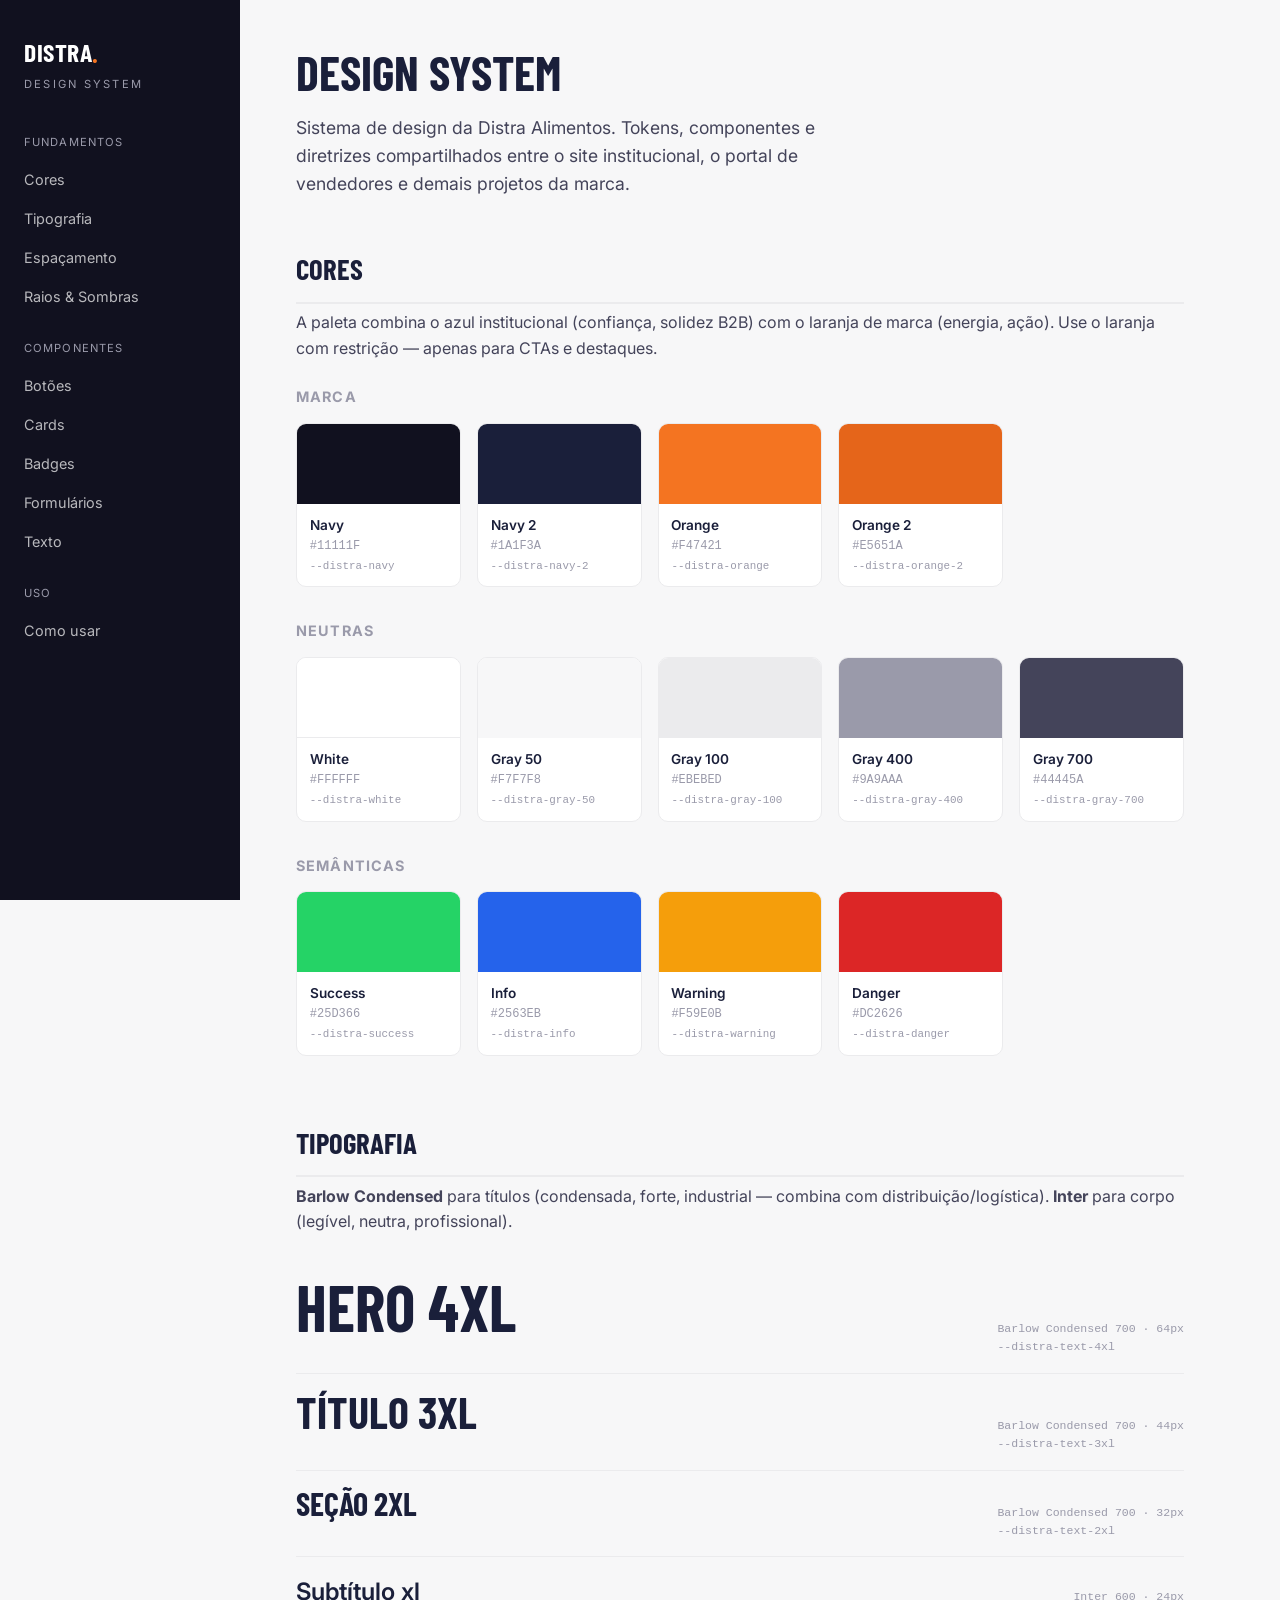
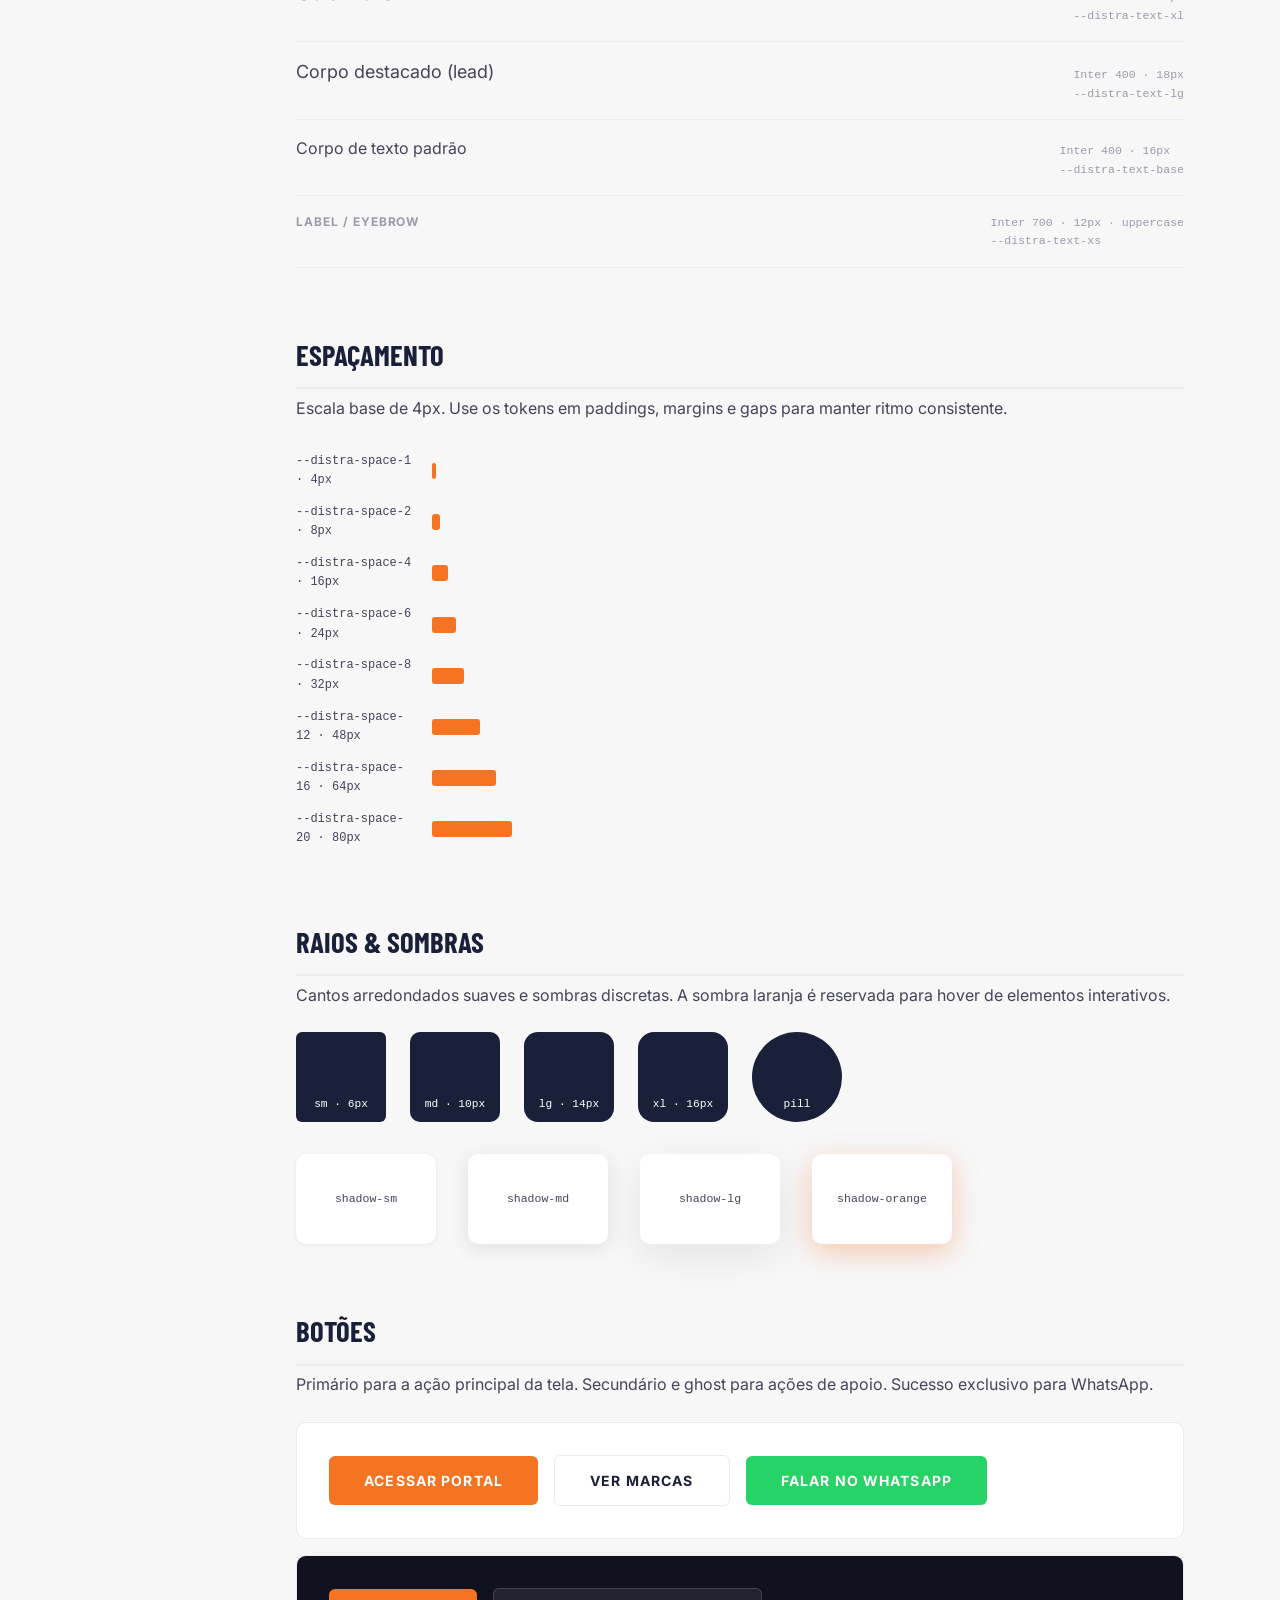
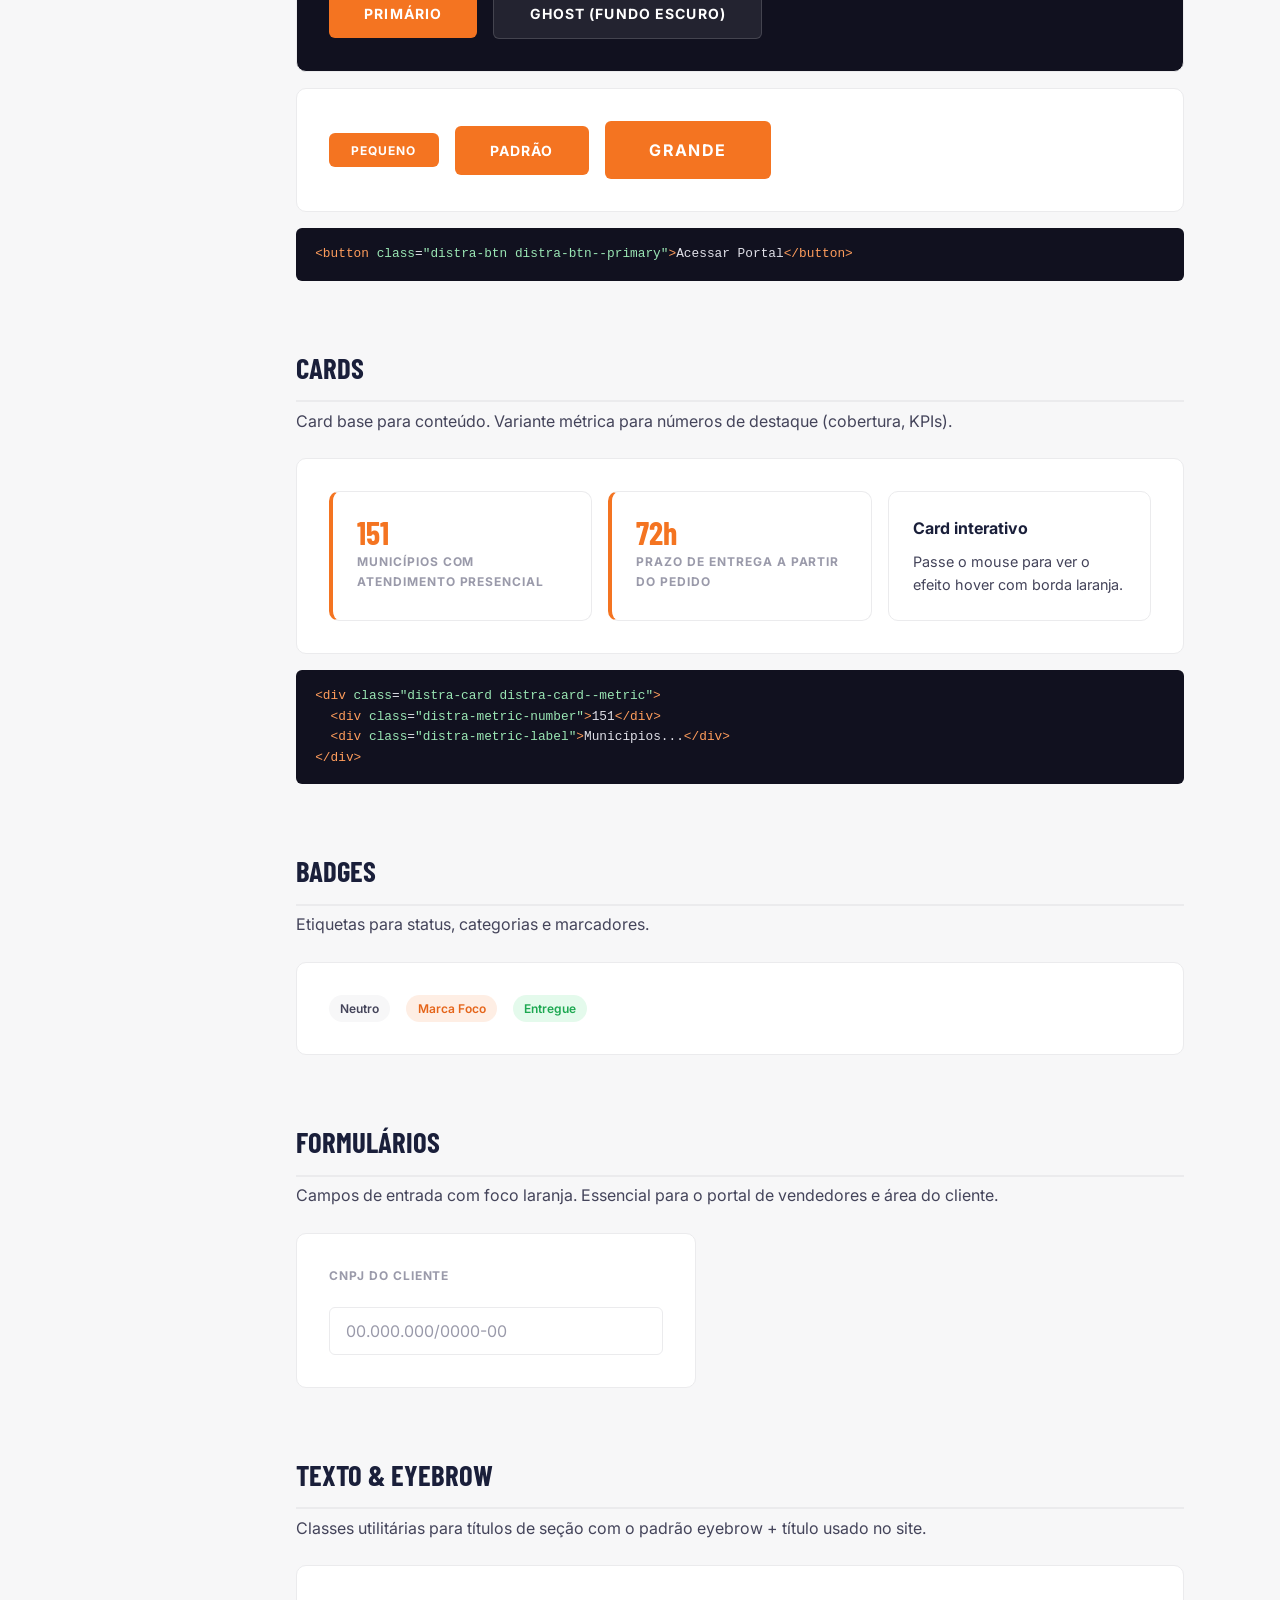
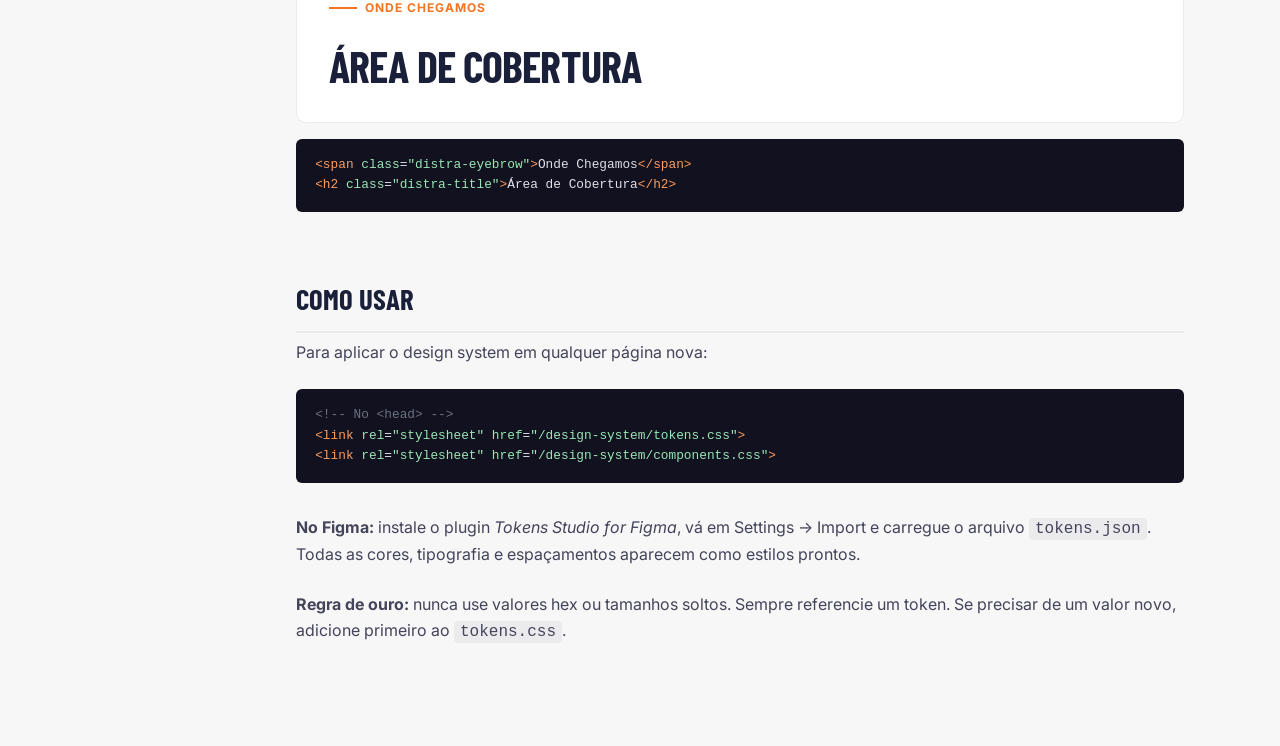
<file: design-system/index.html>
<!DOCTYPE html>
<html lang="pt-BR">
<head>
<meta charset="UTF-8">
<meta name="viewport" content="width=device-width, initial-scale=1.0">
<title>Distra Alimentos — Design System</title>
<link rel="preconnect" href="https://fonts.googleapis.com">
<link rel="preconnect" href="https://fonts.gstatic.com" crossorigin>
<link href="https://fonts.googleapis.com/css2?family=Inter:wght@300;400;500;600;700&family=Barlow+Condensed:wght@500;600;700&display=swap" rel="stylesheet">
<link rel="stylesheet" href="tokens.css">
<link rel="stylesheet" href="components.css">
<style>
  body { background: var(--distra-gray-50); }

  /* Layout doc */
  .ds-shell { display: grid; grid-template-columns: 240px 1fr; min-height: 100vh; }
  .ds-nav {
    background: var(--distra-navy);
    color: var(--distra-white);
    padding: 2rem 1.5rem;
    position: sticky; top: 0; height: 100vh;
    overflow-y: auto;
  }
  .ds-nav-brand {
    font-family: var(--distra-font-display);
    font-size: 1.6rem; font-weight: 700;
    text-transform: uppercase; letter-spacing: 0.02em;
    margin-bottom: 0.2rem;
  }
  .ds-nav-brand span { color: var(--distra-orange); }
  .ds-nav-sub {
    font-size: 0.7rem; letter-spacing: 0.2em; text-transform: uppercase;
    color: var(--distra-gray-400); margin-bottom: 2.5rem;
  }
  .ds-nav a {
    display: block; color: rgba(255,255,255,0.7);
    text-decoration: none; padding: 0.5rem 0;
    font-size: 0.9rem; transition: color 0.2s;
  }
  .ds-nav a:hover { color: var(--distra-orange); }
  .ds-nav-group { font-size: 0.7rem; text-transform: uppercase; letter-spacing: 0.1em;
    color: var(--distra-gray-400); margin: 1.5rem 0 0.5rem; }

  .ds-main { padding: 3rem 3.5rem; max-width: 1000px; }
  .ds-header { margin-bottom: 3rem; }
  .ds-header h1 {
    font-family: var(--distra-font-display);
    font-size: 3rem; font-weight: 700; text-transform: uppercase;
    color: var(--distra-navy-2); margin: 0 0 0.5rem; line-height: 1;
  }
  .ds-header p { color: var(--distra-gray-700); font-size: 1.1rem; max-width: 560px; }

  .ds-section { margin-bottom: 4rem; scroll-margin-top: 2rem; }
  .ds-section > h2 {
    font-family: var(--distra-font-display);
    font-size: 1.8rem; font-weight: 700; text-transform: uppercase;
    color: var(--distra-navy-2); margin: 0 0 0.4rem;
    padding-bottom: 0.6rem; border-bottom: 2px solid var(--distra-gray-100);
  }
  .ds-section > p.desc { color: var(--distra-gray-700); margin: 0 0 1.5rem; }

  /* Swatches */
  .ds-swatches { display: grid; grid-template-columns: repeat(auto-fill, minmax(150px,1fr)); gap: 1rem; }
  .ds-swatch { border-radius: var(--distra-radius-md); overflow: hidden; border: 1px solid var(--distra-gray-100); background: #fff; }
  .ds-swatch-color { height: 80px; }
  .ds-swatch-info { padding: 0.7rem 0.8rem; }
  .ds-swatch-name { font-weight: 600; font-size: 0.85rem; color: var(--distra-navy-2); }
  .ds-swatch-hex { font-family: monospace; font-size: 0.75rem; color: var(--distra-gray-400); text-transform: uppercase; }
  .ds-swatch-var { font-family: monospace; font-size: 0.68rem; color: var(--distra-gray-400); margin-top: 2px; }

  /* Type specimens */
  .ds-type-row { padding: 1rem 0; border-bottom: 1px solid var(--distra-gray-100); display: flex; align-items: baseline; justify-content: space-between; gap: 2rem; }
  .ds-type-meta { font-family: monospace; font-size: 0.72rem; color: var(--distra-gray-400); white-space: nowrap; }

  /* Component demo */
  .ds-demo { background: #fff; border: 1px solid var(--distra-gray-100); border-radius: var(--distra-radius-md);
    padding: 2rem; margin-bottom: 1rem; display: flex; flex-wrap: wrap; gap: 1rem; align-items: center; }
  .ds-demo--dark { background: var(--distra-navy); }
  .ds-code { background: var(--distra-navy); color: #e0e0e8; font-family: monospace; font-size: 0.8rem;
    padding: 1rem 1.2rem; border-radius: var(--distra-radius-sm); overflow-x: auto; margin: 0 0 2rem; }
  .ds-code .tag { color: #ff9d5c; }
  .ds-code .attr { color: #9ae6b4; }

  .ds-spacing-bar { background: var(--distra-orange); height: 16px; border-radius: 3px; }
  .ds-spacing-row { display: flex; align-items: center; gap: 1rem; padding: 0.4rem 0; }
  .ds-spacing-label { font-family: monospace; font-size: 0.75rem; color: var(--distra-gray-700); width: 120px; }

  .ds-radius-box { width: 90px; height: 90px; background: var(--distra-navy-2); display: flex;
    align-items: flex-end; justify-content: center; padding: 0.5rem; }
  .ds-radius-box span { font-family: monospace; font-size: 0.7rem; color: #fff; }

  @media (max-width: 800px) {
    .ds-shell { grid-template-columns: 1fr; }
    .ds-nav { position: relative; height: auto; }
    .ds-main { padding: 2rem 1.5rem; }
  }
</style>
</head>
<body>
<div class="ds-shell">

  <!-- NAV -->
  <nav class="ds-nav">
    <div class="ds-nav-brand">DISTRA<span>.</span></div>
    <div class="ds-nav-sub">Design System</div>

    <div class="ds-nav-group">Fundamentos</div>
    <a href="#cores">Cores</a>
    <a href="#tipografia">Tipografia</a>
    <a href="#espacamento">Espaçamento</a>
    <a href="#raios">Raios &amp; Sombras</a>

    <div class="ds-nav-group">Componentes</div>
    <a href="#botoes">Botões</a>
    <a href="#cards">Cards</a>
    <a href="#badges">Badges</a>
    <a href="#forms">Formulários</a>
    <a href="#tipografia-comp">Texto</a>

    <div class="ds-nav-group">Uso</div>
    <a href="#como-usar">Como usar</a>
  </nav>

  <!-- MAIN -->
  <main class="ds-main">
    <header class="ds-header">
      <h1>Design System</h1>
      <p>Sistema de design da Distra Alimentos. Tokens, componentes e diretrizes compartilhados entre o site institucional, o portal de vendedores e demais projetos da marca.</p>
    </header>

    <!-- CORES -->
    <section class="ds-section" id="cores">
      <h2>Cores</h2>
      <p class="desc">A paleta combina o azul institucional (confiança, solidez B2B) com o laranja de marca (energia, ação). Use o laranja com restrição — apenas para CTAs e destaques.</p>

      <h3 style="font-size:0.9rem;text-transform:uppercase;letter-spacing:0.08em;color:var(--distra-gray-400);">Marca</h3>
      <div class="ds-swatches" style="margin-bottom:2rem;">
        <div class="ds-swatch"><div class="ds-swatch-color" style="background:#11111f"></div><div class="ds-swatch-info"><div class="ds-swatch-name">Navy</div><div class="ds-swatch-hex">#11111F</div><div class="ds-swatch-var">--distra-navy</div></div></div>
        <div class="ds-swatch"><div class="ds-swatch-color" style="background:#1a1f3a"></div><div class="ds-swatch-info"><div class="ds-swatch-name">Navy 2</div><div class="ds-swatch-hex">#1A1F3A</div><div class="ds-swatch-var">--distra-navy-2</div></div></div>
        <div class="ds-swatch"><div class="ds-swatch-color" style="background:#f47421"></div><div class="ds-swatch-info"><div class="ds-swatch-name">Orange</div><div class="ds-swatch-hex">#F47421</div><div class="ds-swatch-var">--distra-orange</div></div></div>
        <div class="ds-swatch"><div class="ds-swatch-color" style="background:#e5651a"></div><div class="ds-swatch-info"><div class="ds-swatch-name">Orange 2</div><div class="ds-swatch-hex">#E5651A</div><div class="ds-swatch-var">--distra-orange-2</div></div></div>
      </div>

      <h3 style="font-size:0.9rem;text-transform:uppercase;letter-spacing:0.08em;color:var(--distra-gray-400);">Neutras</h3>
      <div class="ds-swatches" style="margin-bottom:2rem;">
        <div class="ds-swatch"><div class="ds-swatch-color" style="background:#ffffff;border-bottom:1px solid #ebebed"></div><div class="ds-swatch-info"><div class="ds-swatch-name">White</div><div class="ds-swatch-hex">#FFFFFF</div><div class="ds-swatch-var">--distra-white</div></div></div>
        <div class="ds-swatch"><div class="ds-swatch-color" style="background:#f7f7f8"></div><div class="ds-swatch-info"><div class="ds-swatch-name">Gray 50</div><div class="ds-swatch-hex">#F7F7F8</div><div class="ds-swatch-var">--distra-gray-50</div></div></div>
        <div class="ds-swatch"><div class="ds-swatch-color" style="background:#ebebed"></div><div class="ds-swatch-info"><div class="ds-swatch-name">Gray 100</div><div class="ds-swatch-hex">#EBEBED</div><div class="ds-swatch-var">--distra-gray-100</div></div></div>
        <div class="ds-swatch"><div class="ds-swatch-color" style="background:#9a9aaa"></div><div class="ds-swatch-info"><div class="ds-swatch-name">Gray 400</div><div class="ds-swatch-hex">#9A9AAA</div><div class="ds-swatch-var">--distra-gray-400</div></div></div>
        <div class="ds-swatch"><div class="ds-swatch-color" style="background:#44445a"></div><div class="ds-swatch-info"><div class="ds-swatch-name">Gray 700</div><div class="ds-swatch-hex">#44445A</div><div class="ds-swatch-var">--distra-gray-700</div></div></div>
      </div>

      <h3 style="font-size:0.9rem;text-transform:uppercase;letter-spacing:0.08em;color:var(--distra-gray-400);">Semânticas</h3>
      <div class="ds-swatches">
        <div class="ds-swatch"><div class="ds-swatch-color" style="background:#25d366"></div><div class="ds-swatch-info"><div class="ds-swatch-name">Success</div><div class="ds-swatch-hex">#25D366</div><div class="ds-swatch-var">--distra-success</div></div></div>
        <div class="ds-swatch"><div class="ds-swatch-color" style="background:#2563eb"></div><div class="ds-swatch-info"><div class="ds-swatch-name">Info</div><div class="ds-swatch-hex">#2563EB</div><div class="ds-swatch-var">--distra-info</div></div></div>
        <div class="ds-swatch"><div class="ds-swatch-color" style="background:#f59e0b"></div><div class="ds-swatch-info"><div class="ds-swatch-name">Warning</div><div class="ds-swatch-hex">#F59E0B</div><div class="ds-swatch-var">--distra-warning</div></div></div>
        <div class="ds-swatch"><div class="ds-swatch-color" style="background:#dc2626"></div><div class="ds-swatch-info"><div class="ds-swatch-name">Danger</div><div class="ds-swatch-hex">#DC2626</div><div class="ds-swatch-var">--distra-danger</div></div></div>
      </div>
    </section>

    <!-- TIPOGRAFIA -->
    <section class="ds-section" id="tipografia">
      <h2>Tipografia</h2>
      <p class="desc"><strong>Barlow Condensed</strong> para títulos (condensada, forte, industrial — combina com distribuição/logística). <strong>Inter</strong> para corpo (legível, neutra, profissional).</p>

      <div class="ds-type-row">
        <span style="font-family:var(--distra-font-display);font-size:4rem;font-weight:700;text-transform:uppercase;line-height:1;color:var(--distra-navy-2);">Hero 4xl</span>
        <span class="ds-type-meta">Barlow Condensed 700 · 64px<br>--distra-text-4xl</span>
      </div>
      <div class="ds-type-row">
        <span style="font-family:var(--distra-font-display);font-size:2.75rem;font-weight:700;text-transform:uppercase;line-height:1;color:var(--distra-navy-2);">Título 3xl</span>
        <span class="ds-type-meta">Barlow Condensed 700 · 44px<br>--distra-text-3xl</span>
      </div>
      <div class="ds-type-row">
        <span style="font-family:var(--distra-font-display);font-size:2rem;font-weight:700;text-transform:uppercase;line-height:1;color:var(--distra-navy-2);">Seção 2xl</span>
        <span class="ds-type-meta">Barlow Condensed 700 · 32px<br>--distra-text-2xl</span>
      </div>
      <div class="ds-type-row">
        <span style="font-family:var(--distra-font-body);font-size:1.5rem;font-weight:600;color:var(--distra-navy-2);">Subtítulo xl</span>
        <span class="ds-type-meta">Inter 600 · 24px<br>--distra-text-xl</span>
      </div>
      <div class="ds-type-row">
        <span style="font-family:var(--distra-font-body);font-size:1.125rem;color:var(--distra-gray-700);">Corpo destacado (lead)</span>
        <span class="ds-type-meta">Inter 400 · 18px<br>--distra-text-lg</span>
      </div>
      <div class="ds-type-row">
        <span style="font-family:var(--distra-font-body);font-size:1rem;color:var(--distra-gray-700);">Corpo de texto padrão</span>
        <span class="ds-type-meta">Inter 400 · 16px<br>--distra-text-base</span>
      </div>
      <div class="ds-type-row">
        <span style="font-family:var(--distra-font-body);font-size:0.75rem;font-weight:700;letter-spacing:0.08em;text-transform:uppercase;color:var(--distra-gray-400);">Label / Eyebrow</span>
        <span class="ds-type-meta">Inter 700 · 12px · uppercase<br>--distra-text-xs</span>
      </div>
    </section>

    <!-- ESPAÇAMENTO -->
    <section class="ds-section" id="espacamento">
      <h2>Espaçamento</h2>
      <p class="desc">Escala base de 4px. Use os tokens em paddings, margins e gaps para manter ritmo consistente.</p>
      <div class="ds-spacing-row"><span class="ds-spacing-label">--distra-space-1 · 4px</span><div class="ds-spacing-bar" style="width:4px"></div></div>
      <div class="ds-spacing-row"><span class="ds-spacing-label">--distra-space-2 · 8px</span><div class="ds-spacing-bar" style="width:8px"></div></div>
      <div class="ds-spacing-row"><span class="ds-spacing-label">--distra-space-4 · 16px</span><div class="ds-spacing-bar" style="width:16px"></div></div>
      <div class="ds-spacing-row"><span class="ds-spacing-label">--distra-space-6 · 24px</span><div class="ds-spacing-bar" style="width:24px"></div></div>
      <div class="ds-spacing-row"><span class="ds-spacing-label">--distra-space-8 · 32px</span><div class="ds-spacing-bar" style="width:32px"></div></div>
      <div class="ds-spacing-row"><span class="ds-spacing-label">--distra-space-12 · 48px</span><div class="ds-spacing-bar" style="width:48px"></div></div>
      <div class="ds-spacing-row"><span class="ds-spacing-label">--distra-space-16 · 64px</span><div class="ds-spacing-bar" style="width:64px"></div></div>
      <div class="ds-spacing-row"><span class="ds-spacing-label">--distra-space-20 · 80px</span><div class="ds-spacing-bar" style="width:80px"></div></div>
    </section>

    <!-- RAIOS E SOMBRAS -->
    <section class="ds-section" id="raios">
      <h2>Raios &amp; Sombras</h2>
      <p class="desc">Cantos arredondados suaves e sombras discretas. A sombra laranja é reservada para hover de elementos interativos.</p>
      <div style="display:flex;gap:1.5rem;flex-wrap:wrap;margin-bottom:2rem;">
        <div class="ds-radius-box" style="border-radius:6px"><span>sm · 6px</span></div>
        <div class="ds-radius-box" style="border-radius:10px"><span>md · 10px</span></div>
        <div class="ds-radius-box" style="border-radius:14px"><span>lg · 14px</span></div>
        <div class="ds-radius-box" style="border-radius:16px"><span>xl · 16px</span></div>
        <div class="ds-radius-box" style="border-radius:50px"><span>pill</span></div>
      </div>
      <div style="display:flex;gap:2rem;flex-wrap:wrap;">
        <div style="width:140px;height:90px;background:#fff;border-radius:10px;box-shadow:var(--distra-shadow-sm);display:flex;align-items:center;justify-content:center;font-family:monospace;font-size:0.72rem;color:var(--distra-gray-700);">shadow-sm</div>
        <div style="width:140px;height:90px;background:#fff;border-radius:10px;box-shadow:var(--distra-shadow-md);display:flex;align-items:center;justify-content:center;font-family:monospace;font-size:0.72rem;color:var(--distra-gray-700);">shadow-md</div>
        <div style="width:140px;height:90px;background:#fff;border-radius:10px;box-shadow:var(--distra-shadow-lg);display:flex;align-items:center;justify-content:center;font-family:monospace;font-size:0.72rem;color:var(--distra-gray-700);">shadow-lg</div>
        <div style="width:140px;height:90px;background:#fff;border-radius:10px;box-shadow:var(--distra-shadow-orange);display:flex;align-items:center;justify-content:center;font-family:monospace;font-size:0.72rem;color:var(--distra-gray-700);">shadow-orange</div>
      </div>
    </section>

    <!-- BOTÕES -->
    <section class="ds-section" id="botoes">
      <h2>Botões</h2>
      <p class="desc">Primário para a ação principal da tela. Secundário e ghost para ações de apoio. Sucesso exclusivo para WhatsApp.</p>
      <div class="ds-demo">
        <button class="distra-btn distra-btn--primary">Acessar Portal</button>
        <button class="distra-btn distra-btn--secondary">Ver Marcas</button>
        <button class="distra-btn distra-btn--success">Falar no WhatsApp</button>
      </div>
      <div class="ds-demo ds-demo--dark">
        <button class="distra-btn distra-btn--primary">Primário</button>
        <button class="distra-btn distra-btn--ghost">Ghost (fundo escuro)</button>
      </div>
      <div class="ds-demo">
        <button class="distra-btn distra-btn--primary distra-btn--sm">Pequeno</button>
        <button class="distra-btn distra-btn--primary">Padrão</button>
        <button class="distra-btn distra-btn--primary distra-btn--lg">Grande</button>
      </div>
      <div class="ds-code"><span class="tag">&lt;button</span> <span class="attr">class</span>=<span class="attr">"distra-btn distra-btn--primary"</span><span class="tag">&gt;</span>Acessar Portal<span class="tag">&lt;/button&gt;</span></div>
    </section>

    <!-- CARDS -->
    <section class="ds-section" id="cards">
      <h2>Cards</h2>
      <p class="desc">Card base para conteúdo. Variante métrica para números de destaque (cobertura, KPIs).</p>
      <div class="ds-demo" style="display:grid;grid-template-columns:repeat(3,1fr);align-items:stretch;">
        <div class="distra-card distra-card--metric">
          <div class="distra-metric-number">151</div>
          <div class="distra-metric-label">Municípios com atendimento presencial</div>
        </div>
        <div class="distra-card distra-card--metric">
          <div class="distra-metric-number">72h</div>
          <div class="distra-metric-label">Prazo de entrega a partir do pedido</div>
        </div>
        <div class="distra-card distra-card--hover">
          <strong style="color:var(--distra-navy-2);">Card interativo</strong>
          <p style="margin:0.5rem 0 0;font-size:0.9rem;color:var(--distra-gray-700);">Passe o mouse para ver o efeito hover com borda laranja.</p>
        </div>
      </div>
      <div class="ds-code"><span class="tag">&lt;div</span> <span class="attr">class</span>=<span class="attr">"distra-card distra-card--metric"</span><span class="tag">&gt;</span><br>&nbsp;&nbsp;<span class="tag">&lt;div</span> <span class="attr">class</span>=<span class="attr">"distra-metric-number"</span><span class="tag">&gt;</span>151<span class="tag">&lt;/div&gt;</span><br>&nbsp;&nbsp;<span class="tag">&lt;div</span> <span class="attr">class</span>=<span class="attr">"distra-metric-label"</span><span class="tag">&gt;</span>Municípios...<span class="tag">&lt;/div&gt;</span><br><span class="tag">&lt;/div&gt;</span></div>
    </section>

    <!-- BADGES -->
    <section class="ds-section" id="badges">
      <h2>Badges</h2>
      <p class="desc">Etiquetas para status, categorias e marcadores.</p>
      <div class="ds-demo">
        <span class="distra-badge">Neutro</span>
        <span class="distra-badge distra-badge--orange">Marca Foco</span>
        <span class="distra-badge distra-badge--success">Entregue</span>
      </div>
    </section>

    <!-- FORMS -->
    <section class="ds-section" id="forms">
      <h2>Formulários</h2>
      <p class="desc">Campos de entrada com foco laranja. Essencial para o portal de vendedores e área do cliente.</p>
      <div class="ds-demo" style="flex-direction:column;align-items:stretch;max-width:400px;">
        <label class="distra-label" style="margin-bottom:0.4rem;display:block;">CNPJ do cliente</label>
        <input class="distra-input" placeholder="00.000.000/0000-00">
      </div>
    </section>

    <!-- TEXTO -->
    <section class="ds-section" id="tipografia-comp">
      <h2>Texto &amp; Eyebrow</h2>
      <p class="desc">Classes utilitárias para títulos de seção com o padrão eyebrow + título usado no site.</p>
      <div class="ds-demo" style="flex-direction:column;align-items:flex-start;">
        <span class="distra-eyebrow">Onde Chegamos</span>
        <h2 class="distra-title" style="margin-top:0.5rem;">Área de Cobertura</h2>
      </div>
      <div class="ds-code"><span class="tag">&lt;span</span> <span class="attr">class</span>=<span class="attr">"distra-eyebrow"</span><span class="tag">&gt;</span>Onde Chegamos<span class="tag">&lt;/span&gt;</span><br><span class="tag">&lt;h2</span> <span class="attr">class</span>=<span class="attr">"distra-title"</span><span class="tag">&gt;</span>Área de Cobertura<span class="tag">&lt;/h2&gt;</span></div>
    </section>

    <!-- COMO USAR -->
    <section class="ds-section" id="como-usar">
      <h2>Como usar</h2>
      <p class="desc">Para aplicar o design system em qualquer página nova:</p>
      <div class="ds-code">
        <span style="color:#6b7280">&lt;!-- No &lt;head&gt; --&gt;</span><br>
        <span class="tag">&lt;link</span> <span class="attr">rel</span>=<span class="attr">"stylesheet"</span> <span class="attr">href</span>=<span class="attr">"/design-system/tokens.css"</span><span class="tag">&gt;</span><br>
        <span class="tag">&lt;link</span> <span class="attr">rel</span>=<span class="attr">"stylesheet"</span> <span class="attr">href</span>=<span class="attr">"/design-system/components.css"</span><span class="tag">&gt;</span>
      </div>
      <p class="desc"><strong>No Figma:</strong> instale o plugin <em>Tokens Studio for Figma</em>, vá em Settings → Import e carregue o arquivo <code style="font-family:monospace;background:var(--distra-gray-100);padding:2px 6px;border-radius:4px;">tokens.json</code>. Todas as cores, tipografia e espaçamentos aparecem como estilos prontos.</p>
      <p class="desc"><strong>Regra de ouro:</strong> nunca use valores hex ou tamanhos soltos. Sempre referencie um token. Se precisar de um valor novo, adicione primeiro ao <code style="font-family:monospace;background:var(--distra-gray-100);padding:2px 6px;border-radius:4px;">tokens.css</code>.</p>
    </section>

  </main>
</div>
</body>
</html>
</file>
<file: design-system/tokens.css>
/* ============================================================
   DISTRA ALIMENTOS — DESIGN TOKENS
   Sistema de design compartilhado entre site institucional,
   portal de vendedores e demais projetos da marca.

   Importe este arquivo no <head> antes do CSS da página:
   <link rel="stylesheet" href="/design-system/tokens.css">
   ============================================================ */

:root {

  /* ---------- CORES — MARCA ---------- */
  --distra-navy:        #11111f;   /* Fundo escuro principal (hero, footer) */
  --distra-navy-2:      #1a1f3a;   /* Azul institucional, navbar, títulos */
  --distra-orange:      #f47421;   /* Laranja de marca, CTAs, destaques */
  --distra-orange-2:    #e5651a;   /* Laranja hover/pressed */

  /* ---------- CORES — NEUTRAS ---------- */
  --distra-white:       #ffffff;
  --distra-gray-50:     #f7f7f8;   /* Fundo de seção alternado */
  --distra-gray-100:    #ebebed;   /* Bordas, divisores */
  --distra-gray-400:    #9a9aaa;   /* Texto secundário, labels */
  --distra-gray-700:    #44445a;   /* Texto de corpo sobre claro */

  /* ---------- CORES — SEMÂNTICAS ---------- */
  --distra-success:     #25d366;   /* WhatsApp, confirmações */
  --distra-success-dk:  #1da851;
  --distra-info:        #2563eb;   /* Links, informações */
  --distra-warning:     #f59e0b;   /* Avisos */
  --distra-danger:      #dc2626;   /* Erros, ações destrutivas */

  /* ---------- TIPOGRAFIA — FAMÍLIAS ---------- */
  --distra-font-display: 'Barlow Condensed', 'Arial Narrow', sans-serif;
  --distra-font-body:    'Inter', -apple-system, BlinkMacSystemFont, sans-serif;

  /* ---------- TIPOGRAFIA — PESOS ---------- */
  --distra-fw-regular:   400;
  --distra-fw-medium:    500;
  --distra-fw-semibold:  600;
  --distra-fw-bold:      700;

  /* ---------- TIPOGRAFIA — ESCALA ----------
     Escala modular ~1.25 (major third), base 16px */
  --distra-text-xs:      0.75rem;   /* 12px — labels, captions */
  --distra-text-sm:      0.875rem;  /* 14px — texto auxiliar */
  --distra-text-base:    1rem;      /* 16px — corpo */
  --distra-text-lg:      1.125rem;  /* 18px — corpo destacado */
  --distra-text-xl:      1.5rem;    /* 24px — subtítulos */
  --distra-text-2xl:     2rem;      /* 32px — títulos de seção */
  --distra-text-3xl:     2.75rem;   /* 44px — títulos grandes */
  --distra-text-4xl:     4rem;      /* 64px — hero */

  /* ---------- TIPOGRAFIA — ALTURA DE LINHA ---------- */
  --distra-leading-tight:  1.1;     /* Títulos display */
  --distra-leading-snug:   1.3;     /* Subtítulos */
  --distra-leading-normal: 1.6;     /* Corpo de texto */

  /* ---------- TIPOGRAFIA — ESPAÇAMENTO ENTRE LETRAS ---------- */
  --distra-tracking-tight:  -0.02em;
  --distra-tracking-normal: 0;
  --distra-tracking-wide:   0.08em;  /* Eyebrows, labels caixa alta */
  --distra-tracking-wider:  0.13em;

  /* ---------- ESPAÇAMENTO ----------
     Escala base 4px */
  --distra-space-1:   0.25rem;   /* 4px */
  --distra-space-2:   0.5rem;    /* 8px */
  --distra-space-3:   0.75rem;   /* 12px */
  --distra-space-4:   1rem;      /* 16px */
  --distra-space-6:   1.5rem;    /* 24px */
  --distra-space-8:   2rem;      /* 32px */
  --distra-space-12:  3rem;      /* 48px */
  --distra-space-16:  4rem;      /* 64px */
  --distra-space-20:  5rem;      /* 80px */
  --distra-space-24:  6rem;      /* 96px */

  /* ---------- RAIO DE BORDA ---------- */
  --distra-radius-sm:    6px;
  --distra-radius-md:    10px;
  --distra-radius-lg:    14px;
  --distra-radius-xl:    16px;
  --distra-radius-pill:  50px;
  --distra-radius-full:  9999px;

  /* ---------- SOMBRAS ---------- */
  --distra-shadow-sm:    0 1px 4px rgba(17,17,31,0.08);
  --distra-shadow-md:    0 4px 20px rgba(17,17,31,0.10);
  --distra-shadow-lg:    0 12px 40px rgba(0,0,0,0.08);
  --distra-shadow-orange: 0 8px 28px rgba(244,116,33,0.35);
  --distra-shadow-orange-sm: 0 6px 24px rgba(244,116,33,0.14);
  --distra-shadow-success: 0 8px 28px rgba(37,211,102,0.5);

  /* ---------- TRANSIÇÕES ---------- */
  --distra-transition-fast:   0.15s ease;
  --distra-transition-base:   0.22s ease;
  --distra-transition-slow:   0.4s ease;

  /* ---------- LAYOUT ---------- */
  --distra-container-max:  1200px;
  --distra-container-pad:  1.5rem;

  /* ---------- BREAKPOINTS (referência) ----------
     Use em @media. Não são aplicáveis via var() em media queries.
     xl: 1100px | lg: 860px | md: 600px | sm: 520px */
}

/* ---------- RESET MÍNIMO + BASE ---------- */
*, *::before, *::after { box-sizing: border-box; }

body {
  margin: 0;
  font-family: var(--distra-font-body);
  font-size: var(--distra-text-base);
  line-height: var(--distra-leading-normal);
  color: var(--distra-gray-700);
  -webkit-font-smoothing: antialiased;
}

/* Respeita preferência de redução de movimento */
@media (prefers-reduced-motion: reduce) {
  *, *::before, *::after {
    animation-duration: 0.01ms !important;
    transition-duration: 0.01ms !important;
  }
}
</file>
<file: design-system/components.css>
/* ============================================================
   DISTRA ALIMENTOS — COMPONENTES
   Componentes reutilizáveis baseados nos design tokens.
   Requer tokens.css carregado antes.

   <link rel="stylesheet" href="/design-system/tokens.css">
   <link rel="stylesheet" href="/design-system/components.css">
   ============================================================ */

/* ============ CONTAINER ============ */
.distra-container {
  max-width: var(--distra-container-max);
  margin: 0 auto;
  padding-left: var(--distra-container-pad);
  padding-right: var(--distra-container-pad);
}

/* ============ TIPOGRAFIA ============ */
.distra-eyebrow {
  display: inline-flex;
  align-items: center;
  gap: var(--distra-space-2);
  font-family: var(--distra-font-body);
  font-size: var(--distra-text-xs);
  font-weight: var(--distra-fw-bold);
  letter-spacing: var(--distra-tracking-wide);
  text-transform: uppercase;
  color: var(--distra-orange);
}
.distra-eyebrow::before {
  content: "";
  width: 28px;
  height: 2px;
  background: var(--distra-orange);
}

.distra-title {
  font-family: var(--distra-font-display);
  font-weight: var(--distra-fw-bold);
  font-size: var(--distra-text-3xl);
  line-height: var(--distra-leading-tight);
  letter-spacing: var(--distra-tracking-tight);
  text-transform: uppercase;
  color: var(--distra-navy-2);
  margin: 0;
}

.distra-subtitle {
  font-family: var(--distra-font-body);
  font-weight: var(--distra-fw-semibold);
  font-size: var(--distra-text-xl);
  line-height: var(--distra-leading-snug);
  color: var(--distra-navy-2);
  margin: 0;
}

.distra-lead {
  font-size: var(--distra-text-lg);
  line-height: var(--distra-leading-normal);
  color: var(--distra-gray-700);
}

.distra-label {
  font-size: var(--distra-text-xs);
  font-weight: var(--distra-fw-bold);
  letter-spacing: var(--distra-tracking-wide);
  text-transform: uppercase;
  color: var(--distra-gray-400);
}

/* ============ BOTÕES ============ */
.distra-btn {
  display: inline-flex;
  align-items: center;
  justify-content: center;
  gap: var(--distra-space-2);
  font-family: var(--distra-font-body);
  font-size: var(--distra-text-sm);
  font-weight: var(--distra-fw-bold);
  letter-spacing: var(--distra-tracking-wide);
  text-transform: uppercase;
  text-decoration: none;
  border: none;
  border-radius: var(--distra-radius-sm);
  padding: 1rem 2.2rem;
  cursor: pointer;
  transition: background var(--distra-transition-base),
              transform var(--distra-transition-base),
              box-shadow var(--distra-transition-base);
}

/* Primário — laranja */
.distra-btn--primary {
  background: var(--distra-orange);
  color: var(--distra-white);
}
.distra-btn--primary:hover {
  background: var(--distra-orange-2);
  transform: translateY(-2px);
  box-shadow: var(--distra-shadow-orange);
}

/* Secundário — contorno */
.distra-btn--secondary {
  background: transparent;
  color: var(--distra-navy-2);
  border: 1.5px solid var(--distra-gray-100);
}
.distra-btn--secondary:hover {
  border-color: var(--distra-orange);
  color: var(--distra-orange);
}

/* Ghost — sobre fundo escuro */
.distra-btn--ghost {
  background: rgba(255,255,255,0.08);
  color: var(--distra-white);
  border: 1px solid rgba(255,255,255,0.15);
}
.distra-btn--ghost:hover {
  background: rgba(255,255,255,0.14);
}

/* Sucesso — WhatsApp */
.distra-btn--success {
  background: var(--distra-success);
  color: var(--distra-white);
}
.distra-btn--success:hover {
  background: var(--distra-success-dk);
  transform: translateY(-2px);
  box-shadow: var(--distra-shadow-success);
}

/* Tamanhos */
.distra-btn--sm { padding: 0.6rem 1.4rem; font-size: var(--distra-text-xs); }
.distra-btn--lg { padding: 1.2rem 2.8rem; font-size: var(--distra-text-base); }

/* ============ CARDS ============ */
.distra-card {
  background: var(--distra-white);
  border: 1.5px solid var(--distra-gray-100);
  border-radius: var(--distra-radius-md);
  padding: var(--distra-space-6);
  transition: border-color var(--distra-transition-base),
              transform var(--distra-transition-base),
              box-shadow var(--distra-transition-base);
}
.distra-card--hover:hover {
  border-color: var(--distra-orange);
  transform: translateY(-3px);
  box-shadow: var(--distra-shadow-orange-sm);
}

/* Card de métrica — com borda lateral laranja */
.distra-card--metric {
  border-left: 4px solid var(--distra-orange);
}
.distra-metric-number {
  font-family: var(--distra-font-display);
  font-size: var(--distra-text-2xl);
  font-weight: var(--distra-fw-bold);
  color: var(--distra-orange);
  line-height: 1;
  margin-bottom: var(--distra-space-1);
}
.distra-metric-label {
  font-size: var(--distra-text-xs);
  font-weight: var(--distra-fw-bold);
  letter-spacing: var(--distra-tracking-wide);
  text-transform: uppercase;
  color: var(--distra-gray-400);
  line-height: var(--distra-leading-normal);
}

/* ============ BADGE / TAG ============ */
.distra-badge {
  display: inline-flex;
  align-items: center;
  gap: var(--distra-space-1);
  font-size: var(--distra-text-xs);
  font-weight: var(--distra-fw-semibold);
  padding: 0.25rem 0.7rem;
  border-radius: var(--distra-radius-pill);
  background: var(--distra-gray-50);
  color: var(--distra-gray-700);
}
.distra-badge--orange { background: rgba(244,116,33,0.12); color: var(--distra-orange-2); }
.distra-badge--success { background: rgba(37,211,102,0.12); color: var(--distra-success-dk); }

/* ============ INPUT / FORM ============ */
.distra-input {
  width: 100%;
  font-family: var(--distra-font-body);
  font-size: var(--distra-text-base);
  color: var(--distra-navy-2);
  background: var(--distra-white);
  border: 1.5px solid var(--distra-gray-100);
  border-radius: var(--distra-radius-sm);
  padding: 0.8rem 1rem;
  transition: border-color var(--distra-transition-base);
}
.distra-input:focus {
  outline: none;
  border-color: var(--distra-orange);
}
.distra-input::placeholder { color: var(--distra-gray-400); }

/* ============ SEÇÃO ============ */
.distra-section {
  padding-top: var(--distra-space-20);
  padding-bottom: var(--distra-space-16);
}
.distra-section--dark {
  background: var(--distra-navy);
  color: var(--distra-white);
}
.distra-section--alt {
  background: var(--distra-gray-50);
}

/* ============ ANIMAÇÃO REVEAL ============ */
.distra-reveal {
  opacity: 0;
  transform: translateY(24px);
  transition: opacity 0.6s ease, transform 0.6s ease;
}
.distra-reveal.is-visible {
  opacity: 1;
  transform: translateY(0);
}
.distra-reveal--delay-1 { transition-delay: 0.1s; }
.distra-reveal--delay-2 { transition-delay: 0.2s; }
.distra-reveal--delay-3 { transition-delay: 0.3s; }

/* ============ FOCUS VISÍVEL (acessibilidade) ============ */
a:focus-visible,
button:focus-visible,
.distra-btn:focus-visible,
.distra-input:focus-visible {
  outline: 2px solid var(--distra-orange);
  outline-offset: 2px;
}
</file>
